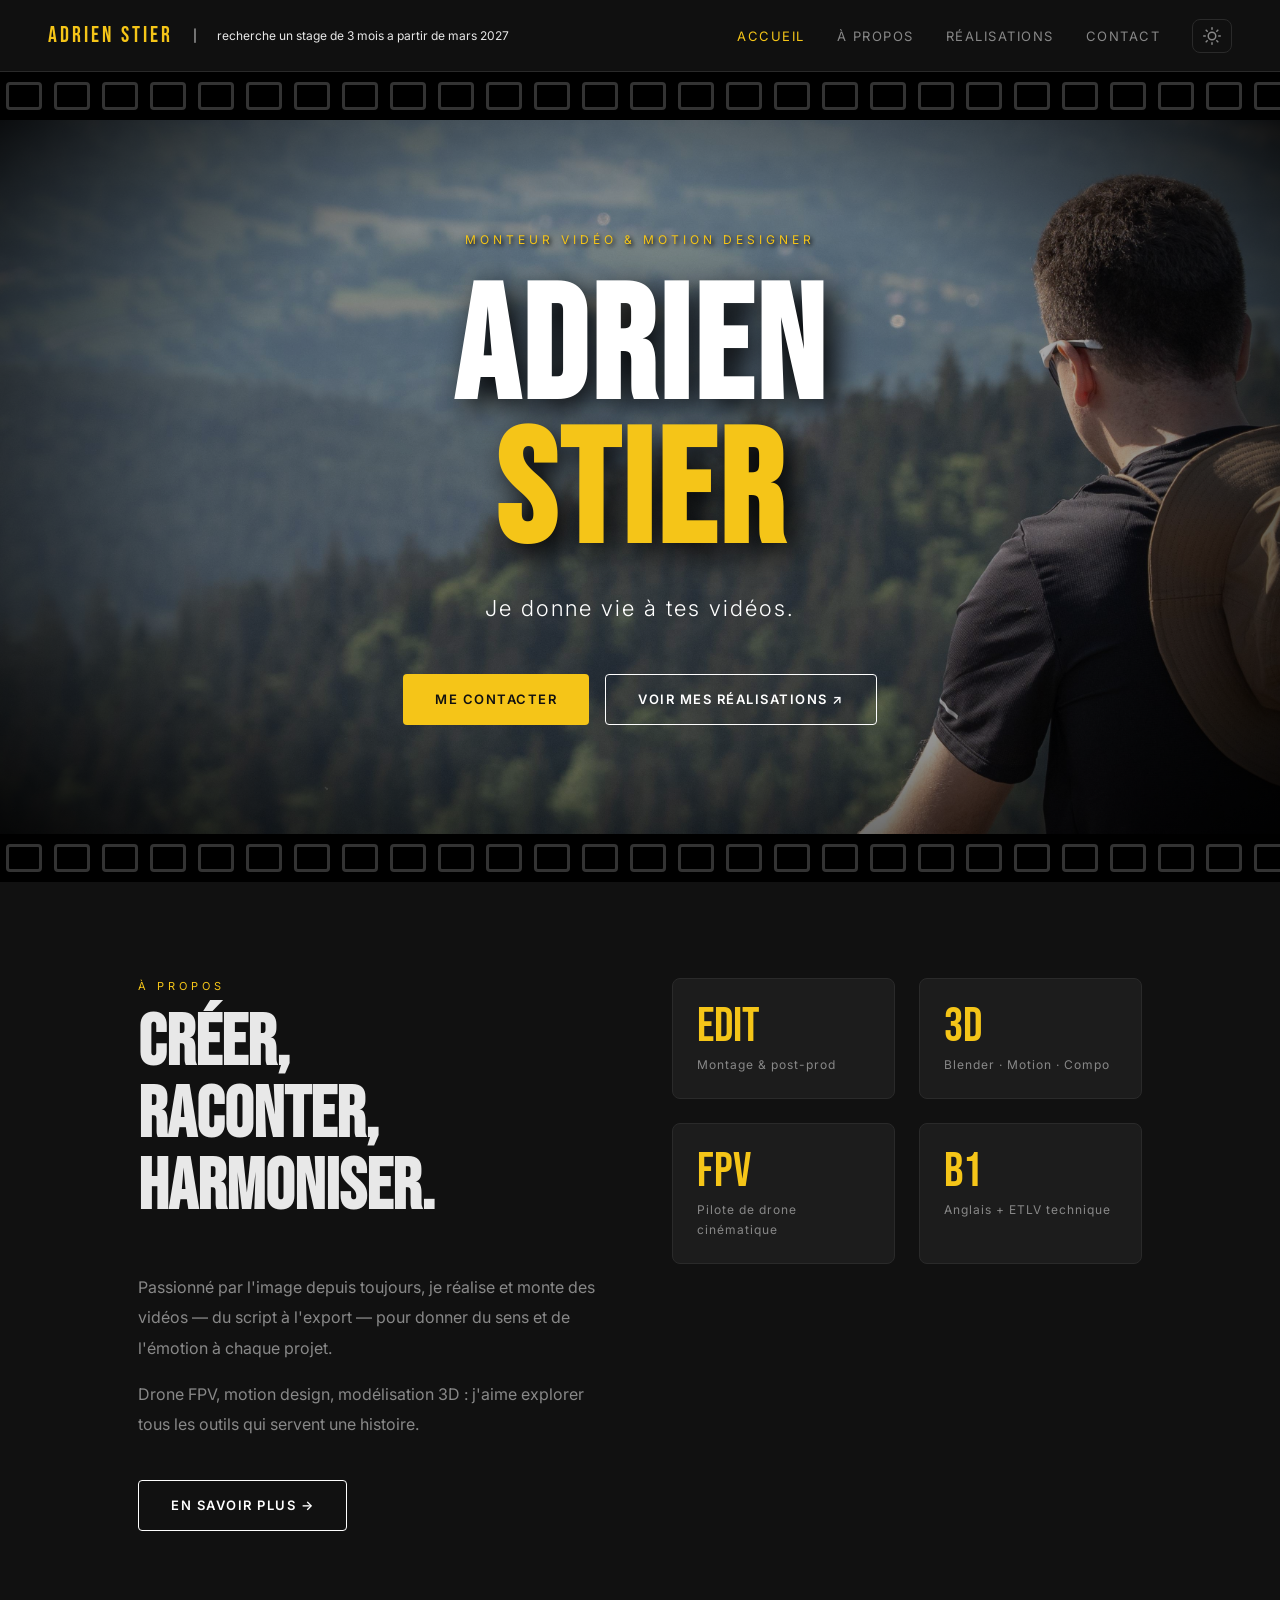
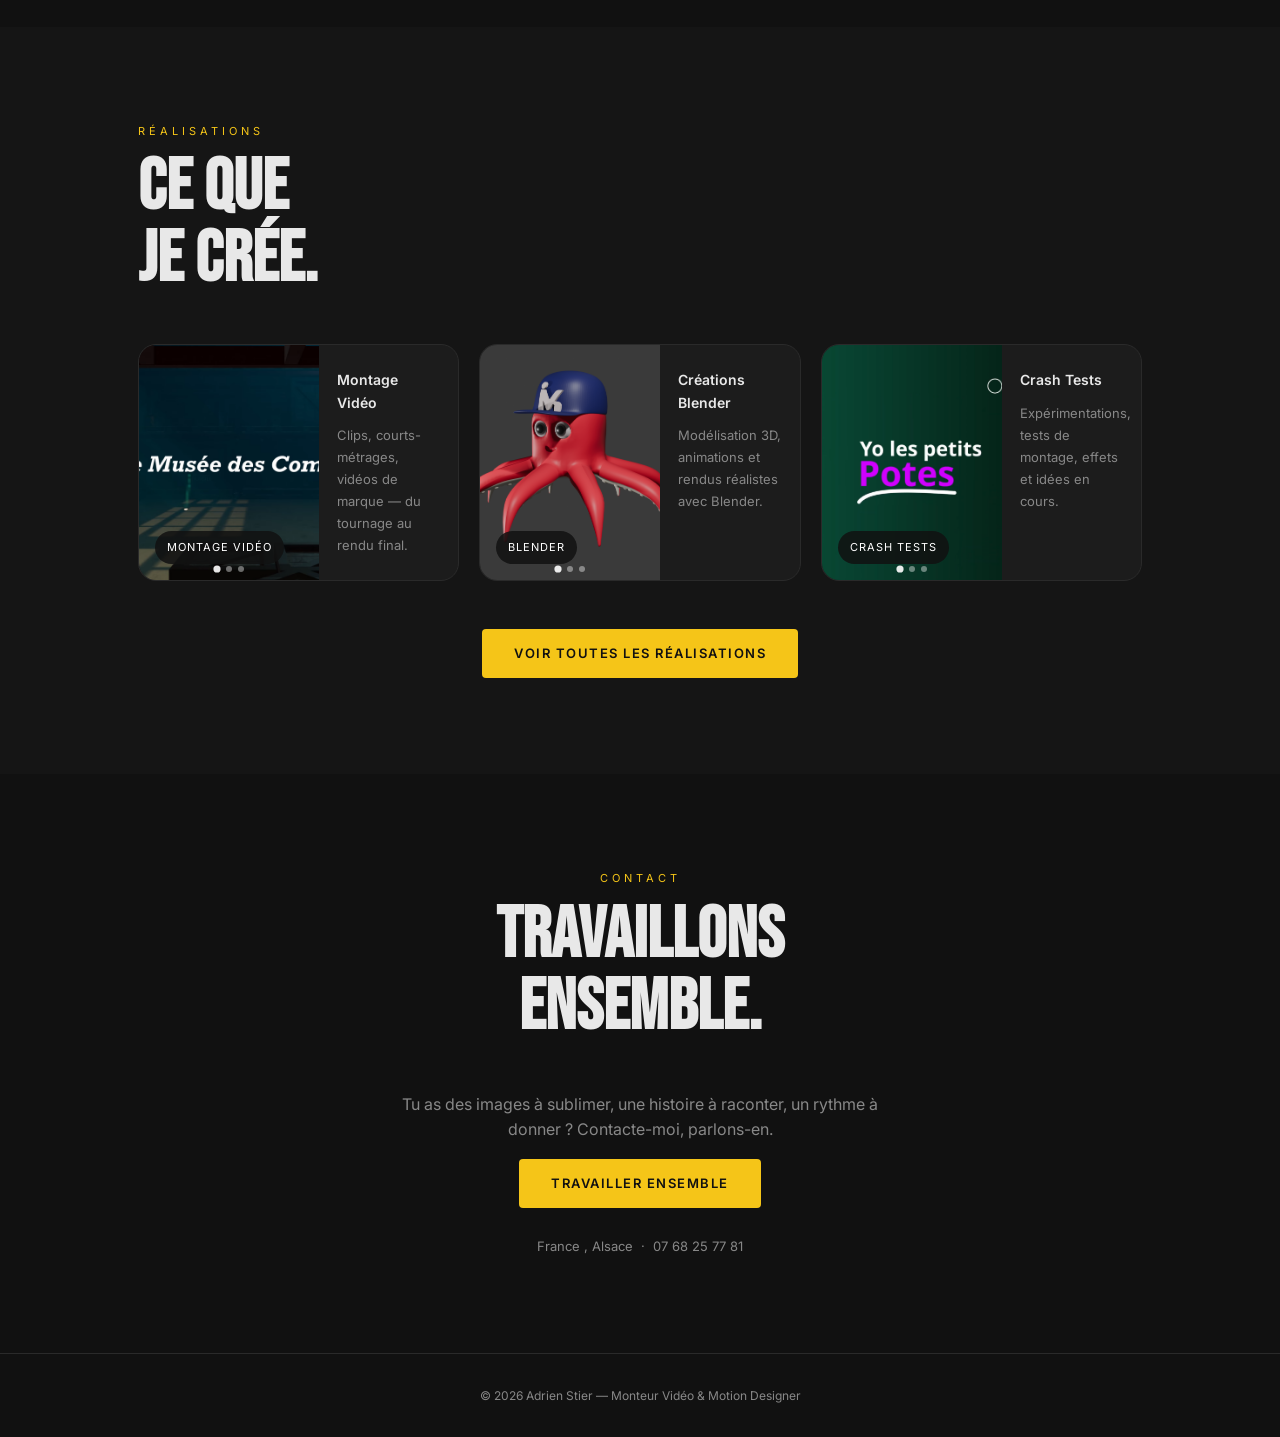
<file: index.html>
<!DOCTYPE html>
<html lang="fr">

<head>
  <meta charset="UTF-8" />
  <meta name="viewport" content="width=device-width, initial-scale=1.0" />
  <title>Adrien Stier — Monteur Vidéo</title>
  <script src="theme-init.js"></script>
  <link href="https://fonts.googleapis.com/css2?family=Bebas+Neue&family=Inter:wght@300;400;500;600&display=swap"
    rel="stylesheet" />
  <link rel="stylesheet" href="styles/style.css" />
</head>

<body>

  <!-- NAV -->
  <nav>
    <a href="index.html">
      <div class="nav-logo">ADRIEN STIER</div>
    </a>
    <div class="recherche">
      <span class="marge">|</span>recherche un stage de 3 mois a partir de mars 2027
    </div>
    <ul class="nav-links">
      <li><a href="index.html" class="active">Accueil</a></li>
      <li><a href="apropos.html">À propos</a></li>
      <li><a href="realisations.html">Réalisations</a></li>
      <li><a href="contacte.html">Contact</a></li>
      <li class="nav-toggle-item">
        <button class="theme-toggle" id="themeToggle" aria-label="Changer le thème">
          <svg class="icon-sun" viewBox="0 0 24 24" stroke-width="2">
            <circle cx="12" cy="12" r="5" />
            <line x1="12" y1="1" x2="12" y2="3" />
            <line x1="12" y1="21" x2="12" y2="23" />
            <line x1="4.22" y1="4.22" x2="5.64" y2="5.64" />
            <line x1="18.36" y1="18.36" x2="19.78" y2="19.78" />
            <line x1="1" y1="12" x2="3" y2="12" />
            <line x1="21" y1="12" x2="23" y2="12" />
            <line x1="4.22" y1="19.78" x2="5.64" y2="18.36" />
            <line x1="18.36" y1="5.64" x2="19.78" y2="4.22" />
          </svg>
          <svg class="icon-moon" viewBox="0 0 24 24" stroke-width="2">
            <path d="M21 12.79A9 9 0 1 1 11.21 3 7 7 0 0 0 21 12.79z" />
          </svg>
        </button>
      </li>
    </ul>
    <div class="nav-mobile-btn">
      <button class="theme-toggle" aria-label="Changer le thème">
        <svg class="icon-sun" viewBox="0 0 24 24" stroke-width="2">
          <circle cx="12" cy="12" r="5" />
          <line x1="12" y1="1" x2="12" y2="3" />
          <line x1="12" y1="21" x2="12" y2="23" />
          <line x1="4.22" y1="4.22" x2="5.64" y2="5.64" />
          <line x1="18.36" y1="18.36" x2="19.78" y2="19.78" />
          <line x1="1" y1="12" x2="3" y2="12" />
          <line x1="21" y1="12" x2="23" y2="12" />
          <line x1="4.22" y1="19.78" x2="5.64" y2="18.36" />
          <line x1="18.36" y1="5.64" x2="19.78" y2="4.22" />
        </svg>
        <svg class="icon-moon" viewBox="0 0 24 24" stroke-width="2">
          <path d="M21 12.79A9 9 0 1 1 11.21 3 7 7 0 0 0 21 12.79z" />
        </svg>
      </button>
      <button class="nav-burger" id="navBurger" aria-label="Menu">
        <span></span><span></span><span></span>
      </button>
    </div>
  </nav>
  <div class="recherchebas">
    <span class="marge">|</span>
    <p class="">
      Je suis à la recherche d'un <strong>stage de 3 mois à partir de mars 2027</strong> en montage vidéos
    </p>
  </div>
  <div class="nav-mobile" id="navMobile">
    <a href="index.html">Accueil</a>
    <a href="apropos.html">À propos</a>
    <a href="realisations.html">Réalisations</a>
    <a href="contacte.html">Contact</a>
  </div>
  <!-- HERO -->
  <div id="hero">
    <div class="filmstrip top">
      <div class="filmstrip-track" id="filmTop"></div>
    </div>
    <p class="hero-eyebrow reveal">Monteur Vidéo & Motion Designer</p>
    <h1 class="hero-name reveal">ADRIEN<br><span>STIER</span></h1>
    <p class="hero-title reveal">Je donne vie à tes vidéos.</p>
    <div class="hero-cta reveal">
      <a href="#contact" class="btn btn-primary">Me contacter</a>
      <a href="realisations.html" class="btn btn-outline">Voir mes réalisations ↗</a>
    </div>
    <div class="filtre"></div>
    <div class="hero-img"><img src="images/VDS2242.jpg" alt=""></div>
    <div class="filmstrip bottom">
      <div class="filmstrip-track" id="filmBottom"></div>
    </div>
  </div>

  <!-- À PROPOS (résumé) -->
  <section id="about">
    <div class="about-grid">
      <div class="about-text reveal">
        <div class="section-label">À propos</div>
        <h2 class="section-title">Créer,<br>Raconter,<br>Harmoniser.</h2>
        <p>Passionné par l'image depuis toujours, je réalise et monte des vidéos — du script à l'export — pour donner du
          sens et de l'émotion à chaque projet.</p>
        <p>Drone FPV, motion design, modélisation 3D : j'aime explorer tous les outils qui servent une histoire.</p>
        <a href="apropos.html" class="btn btn-outline btn-about">En savoir plus →</a>
      </div>
      <div class="about-stats reveal">
        <div class="stat-card">
          <div class="stat-num">EDIT</div>
          <div class="stat-desc">Montage &amp; post-prod</div>
        </div>
        <div class="stat-card">
          <div class="stat-num">3D</div>
          <div class="stat-desc">Blender · Motion · Compo</div>
        </div>
        <div class="stat-card">
          <div class="stat-num">FPV</div>
          <div class="stat-desc">Pilote de drone cinématique</div>
        </div>
        <div class="stat-card">
          <div class="stat-num">B1</div>
          <div class="stat-desc">Anglais + ETLV technique</div>
        </div>
      </div>
    </div>
  </section>

  <!-- TEASER RÉALISATIONS -->
  <div id="teaser-realisations">
    <div class="inner">
      <p class="section-label reveal">Réalisations</p>
      <h2 class="section-title reveal">Ce que<br>je crée.</h2>
      <div class="teaser-grid reveal">

        <a href="realisations.html#videos" class="teaser-card">
          <div class="teaser-thumb teaser-carousel" data-carousel="videos">
            <div class="carousel-wrapper"></div>
            <div class="carousel-dots"></div>
            <span class="teaser-tag">Montage Vidéo</span>
          </div>
          <div class="teaser-content">
            <div class="teaser-cat">Montage Vidéo</div>
            <div class="teaser-desc">Clips, courts-métrages, vidéos de marque — du tournage au rendu final.</div>
          </div>
          <div class="teaser-arrow">↗</div>
        </a>

        <a href="realisations.html#blender" class="teaser-card">
          <div class="teaser-thumb blender-carousel" data-carousel="blender">
            <div class="carousel-wrapper"></div>
            <div class="carousel-dots"></div>
            <span class="teaser-tag">Blender</span>
          </div>
          <div class="teaser-content">
            <div class="teaser-cat">Créations Blender</div>
            <div class="teaser-desc">Modélisation 3D, animations et rendus réalistes avec Blender.</div>
          </div>
          <div class="teaser-arrow">↗</div>
        </a>

        <a href="realisations.html#crashtests" class="teaser-card">
          <div class="teaser-thumb teaser-carousel" data-carousel="crashtests">
            <div class="carousel-wrapper"></div>
            <div class="carousel-dots"></div>
            <span class="teaser-tag">Crash Tests</span>
          </div>
          <div class="teaser-content">
            <div class="teaser-cat">Crash Tests</div>
            <div class="teaser-desc">Expérimentations, tests de montage, effets et idées en cours.</div>
          </div>
          <div class="teaser-arrow">↗</div>
        </a>

      </div>
      <div class="section-cta reveal">
        <a href="realisations.html" class="btn btn-primary">Voir toutes les réalisations</a>
      </div>
    </div>
  </div>

  <!-- CONTACT -->
  <section id="contact">
    <p class="section-label reveal">Contact</p>
    <h2 class="section-title reveal">Travaillons<br>ensemble.</h2>
    <p class="section-blurb reveal">
      Tu as des images à sublimer, une histoire à raconter, un rythme à donner ? Contacte-moi, parlons-en.
    </p>
    <div class="reveal"> <a href="contacte.html" class="btn btn-primary">Travailler ensemble</a></div>
    <p class="contact-location reveal">
      France , Alsace &nbsp;·&nbsp; 07 68 25 77 81
    </p>
  </section>

  <footer>
    <p>© 2026 Adrien Stier — Monteur Vidéo &amp; Motion Designer</p>
  </footer>

  <script src="script.js"></script>
</body>

</html>
</file>
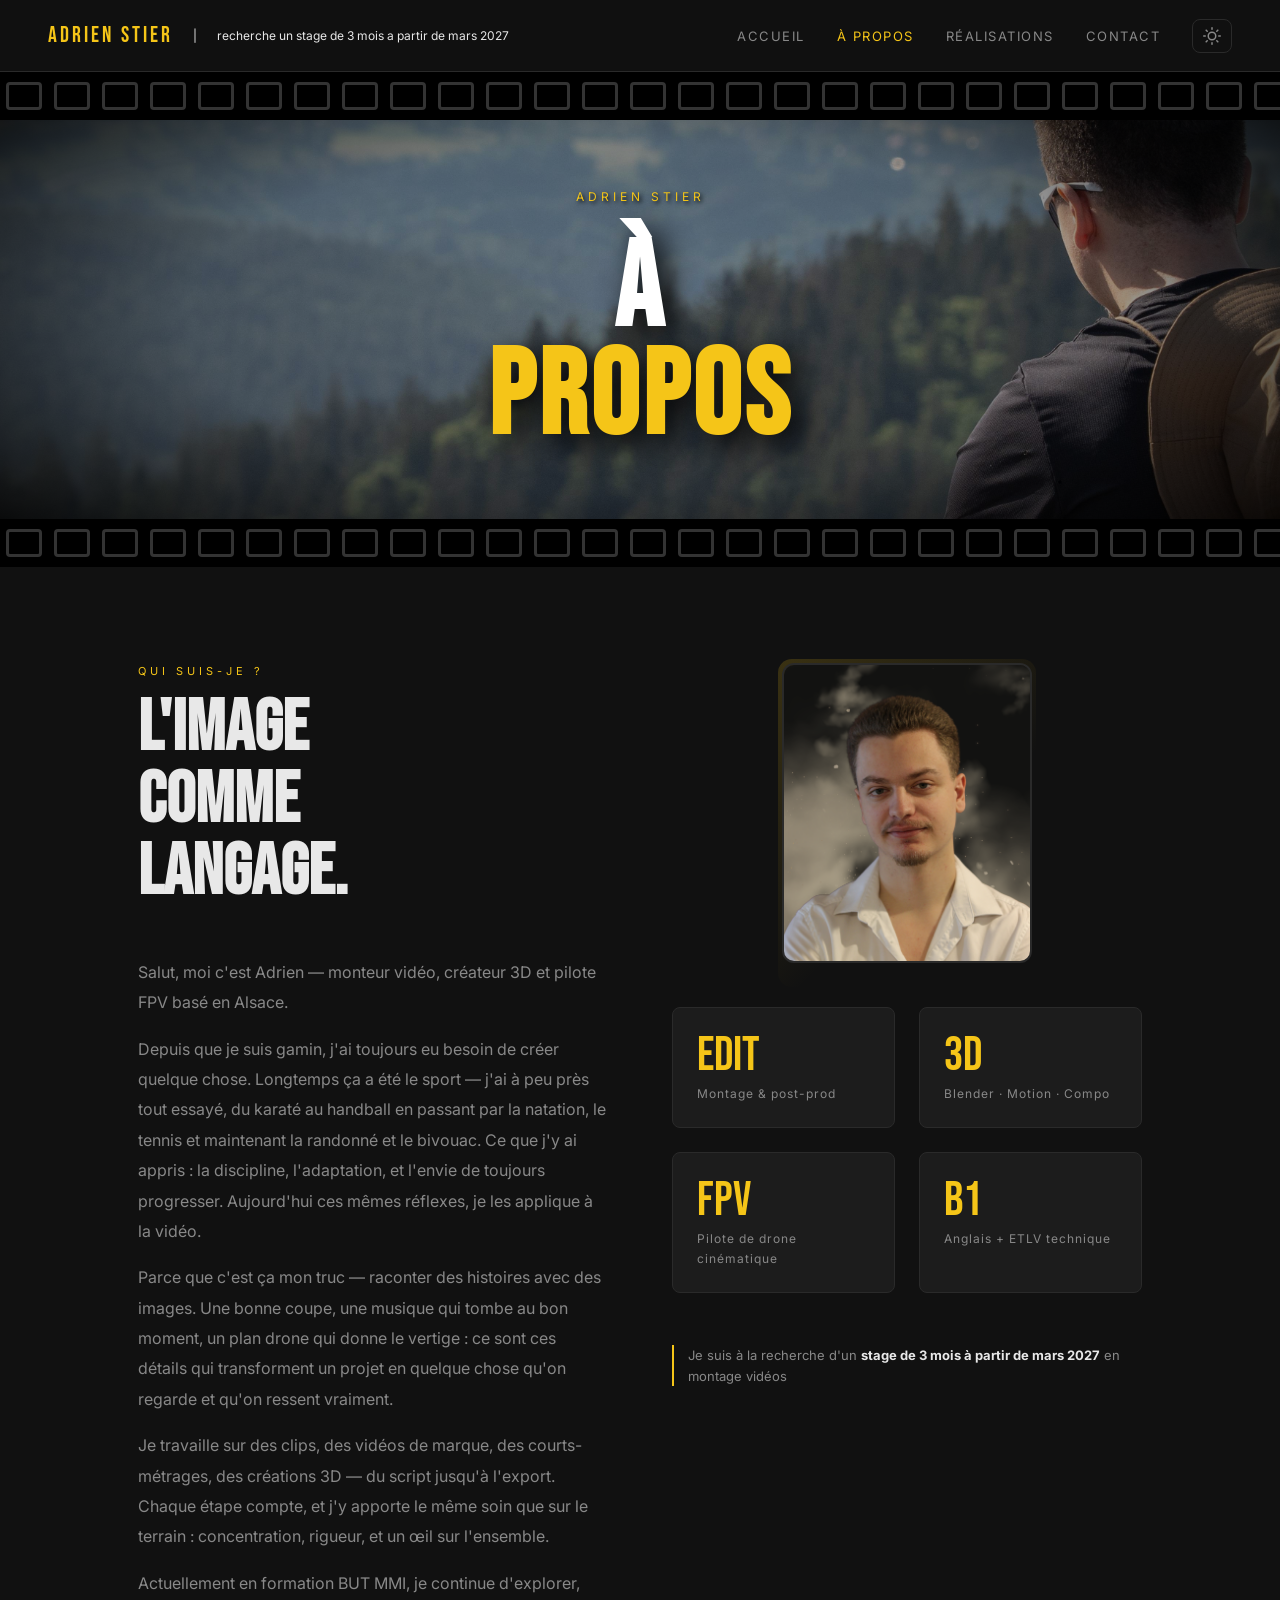
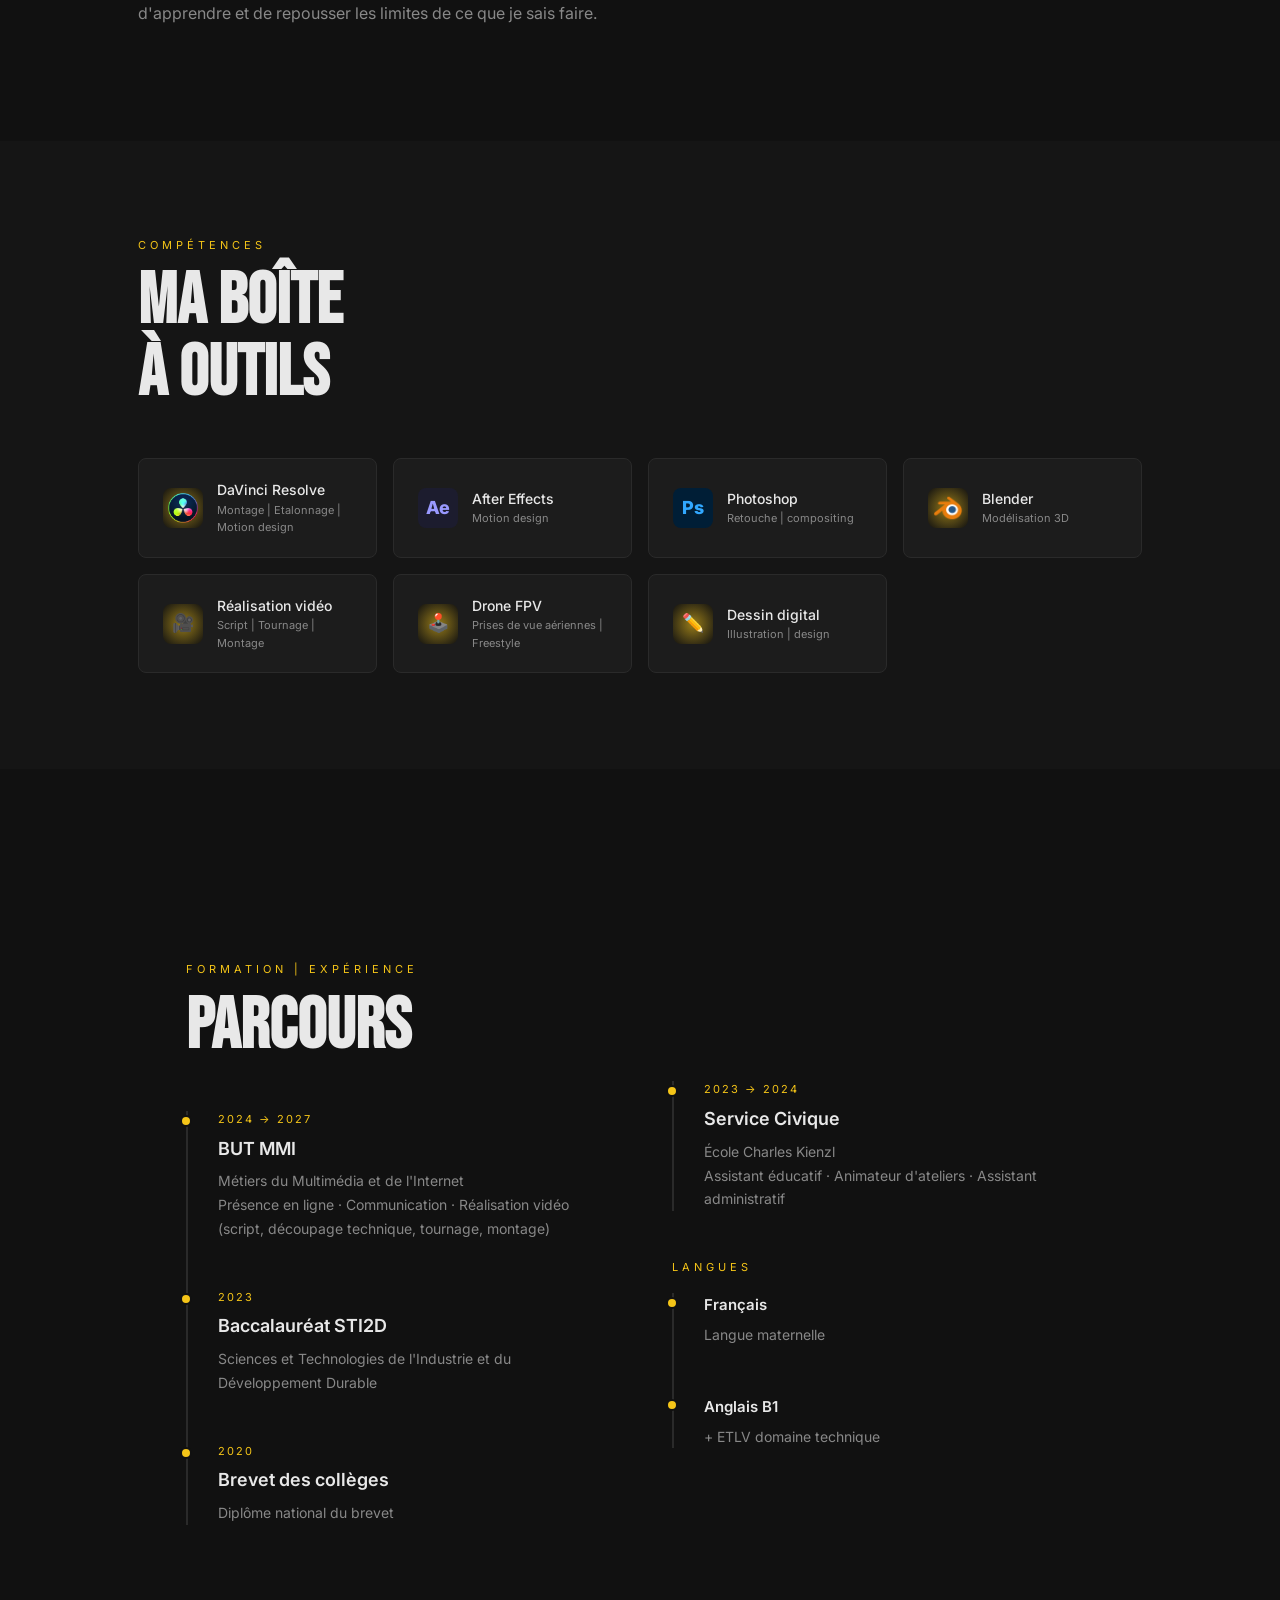
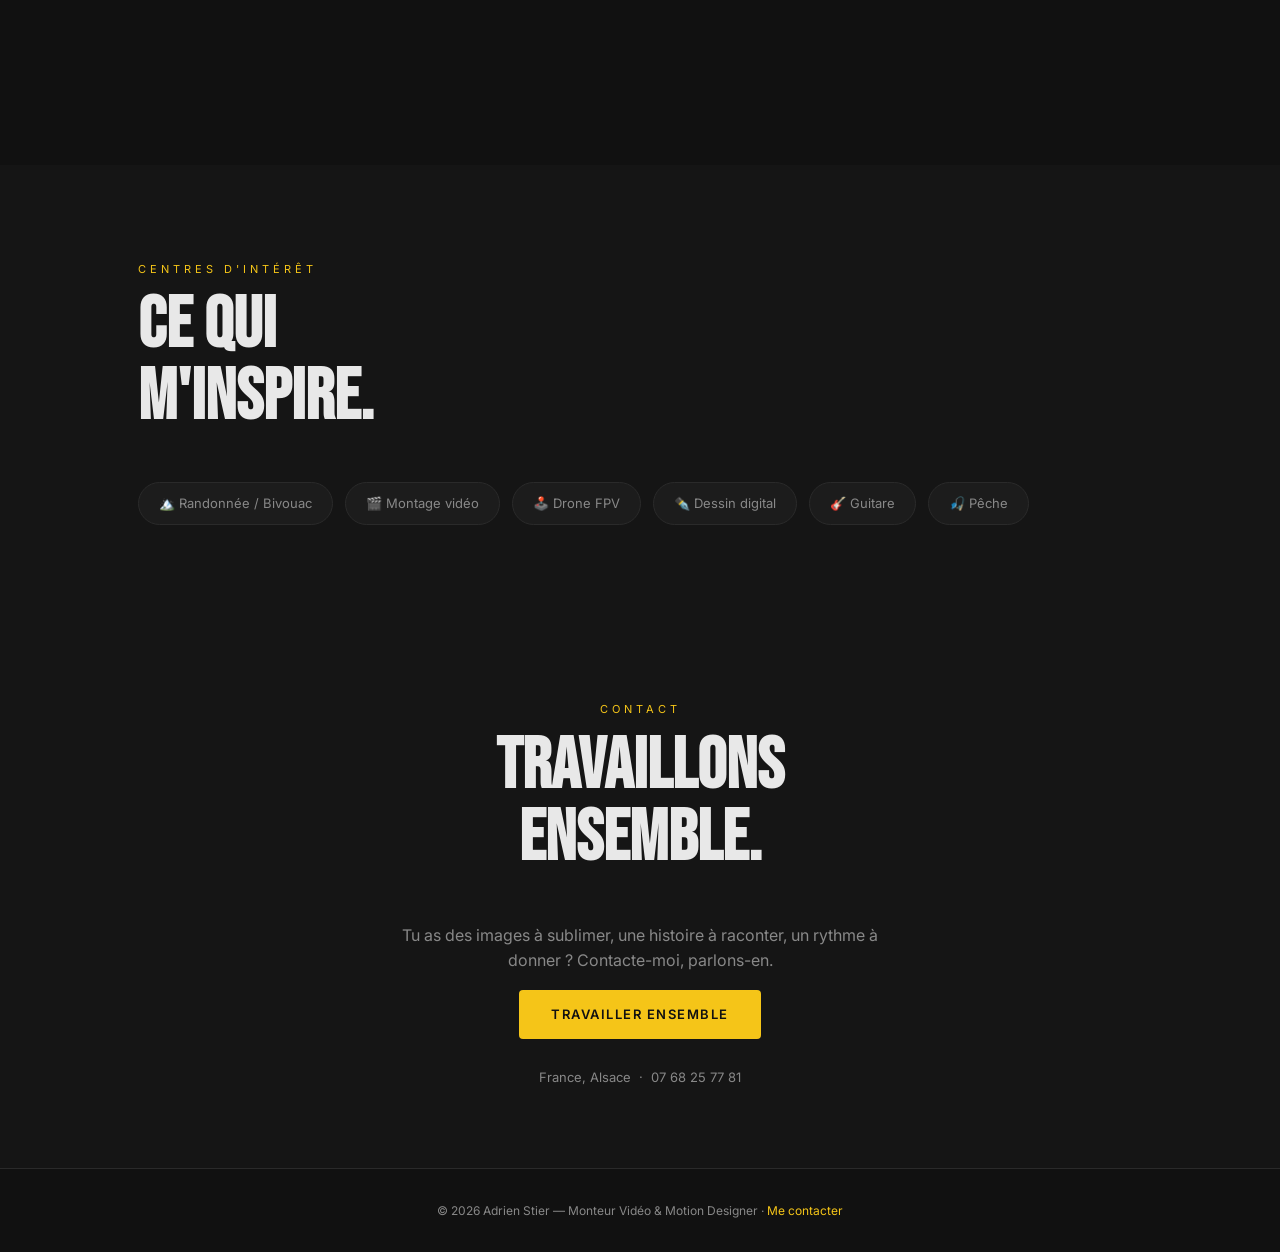
<file: apropos.html>
<!DOCTYPE html>
<html lang="fr">

<head>
  <meta charset="UTF-8" />
  <meta name="viewport" content="width=device-width, initial-scale=1.0" />
  <title>À propos — Adrien Stier</title>
  <script src="theme-init.js"></script>
  <link href="https://fonts.googleapis.com/css2?family=Bebas+Neue&family=Inter:wght@300;400;500;600&display=swap"
    rel="stylesheet" />
  <link rel="stylesheet" href="styles/style.css" />
</head>

<body>

  <nav>
    <a href="index.html">
      <div class="nav-logo">ADRIEN STIER</div>
    </a>
    <div class="recherche"><span class="marge">|</span>recherche un stage de 3 mois a partir de mars 2027</div>
    <ul class="nav-links">
      <li><a href="index.html">Accueil</a></li>
      <li><a href="apropos.html" class="active">À propos</a></li>
      <li><a href="realisations.html">Réalisations</a></li>
      <li><a href="contacte.html">Contact</a></li>
      <li class="nav-toggle-item">
        <button class="theme-toggle" id="themeToggle" aria-label="Changer le thème">
          <svg class="icon-sun" viewBox="0 0 24 24" stroke-width="2">
            <circle cx="12" cy="12" r="5" />
            <line x1="12" y1="1" x2="12" y2="3" />
            <line x1="12" y1="21" x2="12" y2="23" />
            <line x1="4.22" y1="4.22" x2="5.64" y2="5.64" />
            <line x1="18.36" y1="18.36" x2="19.78" y2="19.78" />
            <line x1="1" y1="12" x2="3" y2="12" />
            <line x1="21" y1="12" x2="23" y2="12" />
            <line x1="4.22" y1="19.78" x2="5.64" y2="18.36" />
            <line x1="18.36" y1="5.64" x2="19.78" y2="4.22" />
          </svg>
          <svg class="icon-moon" viewBox="0 0 24 24" stroke-width="2">
            <path d="M21 12.79A9 9 0 1 1 11.21 3 7 7 0 0 0 21 12.79z" />
          </svg>
        </button>
      </li>
    </ul>
    <div class="nav-mobile-btn">
      <button class="theme-toggle" aria-label="Changer le thème">
        <svg class="icon-sun" viewBox="0 0 24 24" stroke-width="2">
          <circle cx="12" cy="12" r="5" />
          <line x1="12" y1="1" x2="12" y2="3" />
          <line x1="12" y1="21" x2="12" y2="23" />
          <line x1="4.22" y1="4.22" x2="5.64" y2="5.64" />
          <line x1="18.36" y1="18.36" x2="19.78" y2="19.78" />
          <line x1="1" y1="12" x2="3" y2="12" />
          <line x1="21" y1="12" x2="23" y2="12" />
          <line x1="4.22" y1="19.78" x2="5.64" y2="18.36" />
          <line x1="18.36" y1="5.64" x2="19.78" y2="4.22" />
        </svg>
        <svg class="icon-moon" viewBox="0 0 24 24" stroke-width="2">
          <path d="M21 12.79A9 9 0 1 1 11.21 3 7 7 0 0 0 21 12.79z" />
        </svg>
      </button>
      <button class="nav-burger" id="navBurger" aria-label="Menu"><span></span><span></span><span></span></button>
    </div>
  </nav>
  <div class="recherchebas">
    <span class="marge">|</span>
    <p class="">
      Je suis à la recherche d'un <strong>stage de 3 mois à partir de mars 2027</strong> en montage vidéos
    </p>
  </div>
  <div class="nav-mobile" id="navMobile">
    <a href="index.html">Accueil</a>
    <a href="apropos.html">À propos</a>
    <a href="realisations.html">Réalisations</a>
    <a href="contacte.html">Contact</a>
  </div>

  <!-- PAGE HERO -->
  <div class="page-hero">
    <div class="filmstrip top">
      <div class="filmstrip-track" id="filmTop"></div>
    </div>
    <p class="hero-eyebrow">Adrien Stier</p>
    <h1 class="hero-name hero-name--apropos">À<br><span>PROPOS</span></h1>
    <div class="filtre"></div>
    <div class="page-hero-img"><img src="images/VDS2242.jpg" alt=""></div>
    <div class="filmstrip bottom">
      <div class="filmstrip-track" id="filmBottom"></div>
    </div>
  </div>

  <!-- BIO -->
  <section id="bio">
    <div class="bio-grid">
      <div class="reveal">
        <p class="section-label">Qui suis-je ?</p>
        <h2 class="section-title">L'image<br>comme<br>langage.</h2>
        <p class="bio-p">Salut, moi c'est Adrien — monteur vidéo, créateur 3D et pilote FPV basé en Alsace.</p>
        <p class="bio-p">Depuis que je suis gamin, j'ai toujours eu besoin de créer quelque chose. Longtemps ça a été le
          sport — j'ai à peu près tout essayé, du karaté au handball en passant par la natation, le tennis et maintenant
          la randonné et le bivouac. Ce que j'y ai appris : la discipline, l'adaptation, et l'envie de toujours
          progresser. Aujourd'hui ces mêmes réflexes, je les applique à la vidéo.</p>
        <p class="bio-p">Parce que c'est ça mon truc — raconter des histoires avec des images. Une bonne coupe, une
          musique qui tombe au bon moment, un plan drone qui donne le vertige : ce sont ces détails qui transforment un
          projet en quelque chose qu'on regarde et qu'on ressent vraiment.</p>
        <p class="bio-p">Je travaille sur des clips, des vidéos de marque, des courts-métrages, des créations 3D — du
          script jusqu'à l'export. Chaque étape compte, et j'y apporte le même soin que sur le terrain : concentration,
          rigueur, et un œil sur l'ensemble.</p>
        <p class="bio-p">Actuellement en formation BUT MMI, je continue d'explorer, d'apprendre et de repousser les
          limites de ce que je sais faire.</p>
      </div>

      <!-- PHOTO + STATS -->
      <div class="profile-block reveal">
        <div class="profile-photo-wrap">
          <div class="photoprofile"><img src="images/photo_profil.png" alt="Adrien Stier" class="profile-photo" /></div>
          <div class="profile-glow"></div>
        </div>
        <div class="about-stats reveal">
          <div class="stat-card">
            <div class="stat-num">EDIT</div>
            <div class="stat-desc">Montage &amp; post-prod</div>
          </div>
          <div class="stat-card">
            <div class="stat-num">3D</div>
            <div class="stat-desc">Blender · Motion · Compo</div>
          </div>
          <div class="stat-card">
            <div class="stat-num">FPV</div>
            <div class="stat-desc">Pilote de drone cinématique</div>
          </div>
          <div class="stat-card">
            <div class="stat-num">B1</div>
            <div class="stat-desc">Anglais + ETLV technique</div>
          </div>
        </div>
                <p class="stage-note">
          Je suis à la recherche d'un <strong>stage de 3 mois à partir de mars 2027</strong>
          en montage vidéos
        </p>
      </div>
    </div>
  </section>

  <!-- COMPÉTENCES -->
  <div id="skills">
    <div class="inner">
      <p class="section-label reveal">Compétences</p>
      <h2 class="section-title reveal">Ma boîte<br>à outils</h2>
      <div class="skills-grid reveal">

        <!-- DaVinci Resolve — logo SVG inline -->
        <div class="skill-pill">
          <div class="skill-icon skill-icon-img">
            <div class="skill-icon-logo"><img src="images/log_DR.png" alt=""></div>
          </div>
          <div>
            <div class="skill-name">DaVinci Resolve</div>
            <div class="skill-type">Montage | Etalonnage | Motion design</div>
          </div>
        </div>

        <div class="skill-pill">
          <div class="skill-icon skill-icon--ae">Ae</div>
          <div>
            <div class="skill-name">After Effects</div>
            <div class="skill-type">Motion design</div>
          </div>
        </div>
        <div class="skill-pill">
          <div class="skill-icon skill-icon--ps">Ps</div>
          <div>
            <div class="skill-name">Photoshop</div>
            <div class="skill-type">Retouche | compositing</div>
          </div>
        </div>

        <!-- Blender — vrai logo -->
        <div class="skill-pill">
          <div class="skill-icon skill-icon-img">
            <div class="skill-icon-logo"><img src="images/blender_icon_512x512.png" alt="Blender" /></div>
          </div>
          <div>
            <div class="skill-name">Blender</div>
            <div class="skill-type">Modélisation 3D</div>
          </div>
        </div>

        <div class="skill-pill">
          <div class="skill-icon skill-icon-img">​🎥​
          </div>
          <div>
            <div class="skill-name">Réalisation vidéo</div>
            <div class="skill-type">Script | Tournage | Montage</div>
          </div>
        </div>
        <div class="skill-pill">
          <div class="skill-icon skill-icon-img">🕹️​
          </div>
          <div>
            <div class="skill-name">Drone FPV</div>
            <div class="skill-type">Prises de vue aériennes | Freestyle</div>
          </div>
        </div>
        <div class="skill-pill">
          <div class="skill-icon skill-icon-img">✏️​
          </div>
          <div>
            <div class="skill-name">Dessin digital</div>
            <div class="skill-type">Illustration | design</div>
          </div>
        </div>

      </div>
    </div>
  </div>

  <!-- FORMATION & EXPÉRIENCE -->
  <section id="formation">
    <div class="formation-grid">
      <div class="reveal">
        <p class="section-label">Formation | Expérience</p>
        <h2 class="section-title">Parcours</h2>
        <div class="timeline">
          <div class="tl-item">
            <div class="tl-dot"></div>
            <div class="tl-date">2024 → 2027</div>
            <div class="tl-title">BUT MMI</div>
            <div class="tl-sub">Métiers du Multimédia et de l'Internet<br>Présence en ligne · Communication ·
              Réalisation vidéo (script, découpage technique, tournage, montage)</div>
          </div>
          <div class="tl-item">
            <div class="tl-dot"></div>
            <div class="tl-date">2023</div>
            <div class="tl-title">Baccalauréat STI2D</div>
            <div class="tl-sub">Sciences et Technologies de l'Industrie et du Développement Durable</div>
          </div>
          <div class="tl-item">
            <div class="tl-dot"></div>
            <div class="tl-date">2020</div>
            <div class="tl-title">Brevet des collèges</div>
            <div class="tl-sub">Diplôme national du brevet</div>
          </div>
        </div>
      </div>
      <div class="reveal">
        <h2 class="section-title section-title--ghost">—</h2>
        <div class="timeline">
          <div class="tl-item">
            <div class="tl-dot"></div>
            <div class="tl-date">2023 → 2024</div>
            <div class="tl-title">Service Civique</div>
            <div class="tl-sub">École Charles Kienzl<br>Assistant éducatif · Animateur d'ateliers · Assistant
              administratif<br>
            </div>
          </div>
        </div>
        <p class="section-label section-label--mt">Langues</p>
        <div class="timeline timeline--mt">
          <div class="tl-item">
            <div class="tl-dot"></div>
            <div class="tl-title tl-title--sm">Français</div>
            <div class="tl-sub">Langue maternelle</div>
          </div>
          <div class="tl-item">
            <div class="tl-dot"></div>
            <div class="tl-title tl-title--sm">Anglais B1</div>
            <div class="tl-sub">+ ETLV domaine technique</div>
          </div>
        </div>
      </div>
    </div>
  </section>

  <!-- CENTRES D'INTÉRÊT -->
  <div id="hobbies">
    <div class="inner">
      <p class="section-label reveal">Centres d'intérêt</p>
      <h2 class="section-title reveal">Ce qui<br>m'inspire.</h2>
      <div class="interests-grid reveal">
        <div class="interest-tag">🏔️ Randonnée / Bivouac</div>
        <div class="interest-tag">🎬 Montage vidéo</div>
        <div class="interest-tag">🕹️ Drone FPV</div>
        <div class="interest-tag">✒️ Dessin digital</div>
        <div class="interest-tag">🎸 Guitare</div>
        <div class="interest-tag">🎣 Pêche</div>
      </div>
    </div>
  </div>

  <!-- CONTACT CTA -->
  <div class="cta-contact">
    <p class="section-label reveal">Contact</p>
    <h2 class="section-title reveal">Travaillons<br>ensemble.</h2>
    <p class="section-blurb reveal">
      Tu as des images à sublimer, une histoire à raconter, un rythme à donner ? Contacte-moi, parlons-en.
    </p>
    <div class="reveal"> <a href="contacte.html" class="btn btn-primary">Travailler ensemble</a></div>
    <p class="contact-location reveal">France, Alsace &nbsp;·&nbsp; 07 68 25
      77 81</p>
  </div>

  <footer>
    <p>© 2026 Adrien Stier — Monteur Vidéo &amp; Motion Designer · <a href="contacte.html" class="footer-link">Me
        contacter</a></p>
  </footer>

  <script src="script.js"></script>
</body>

</html>
</file>
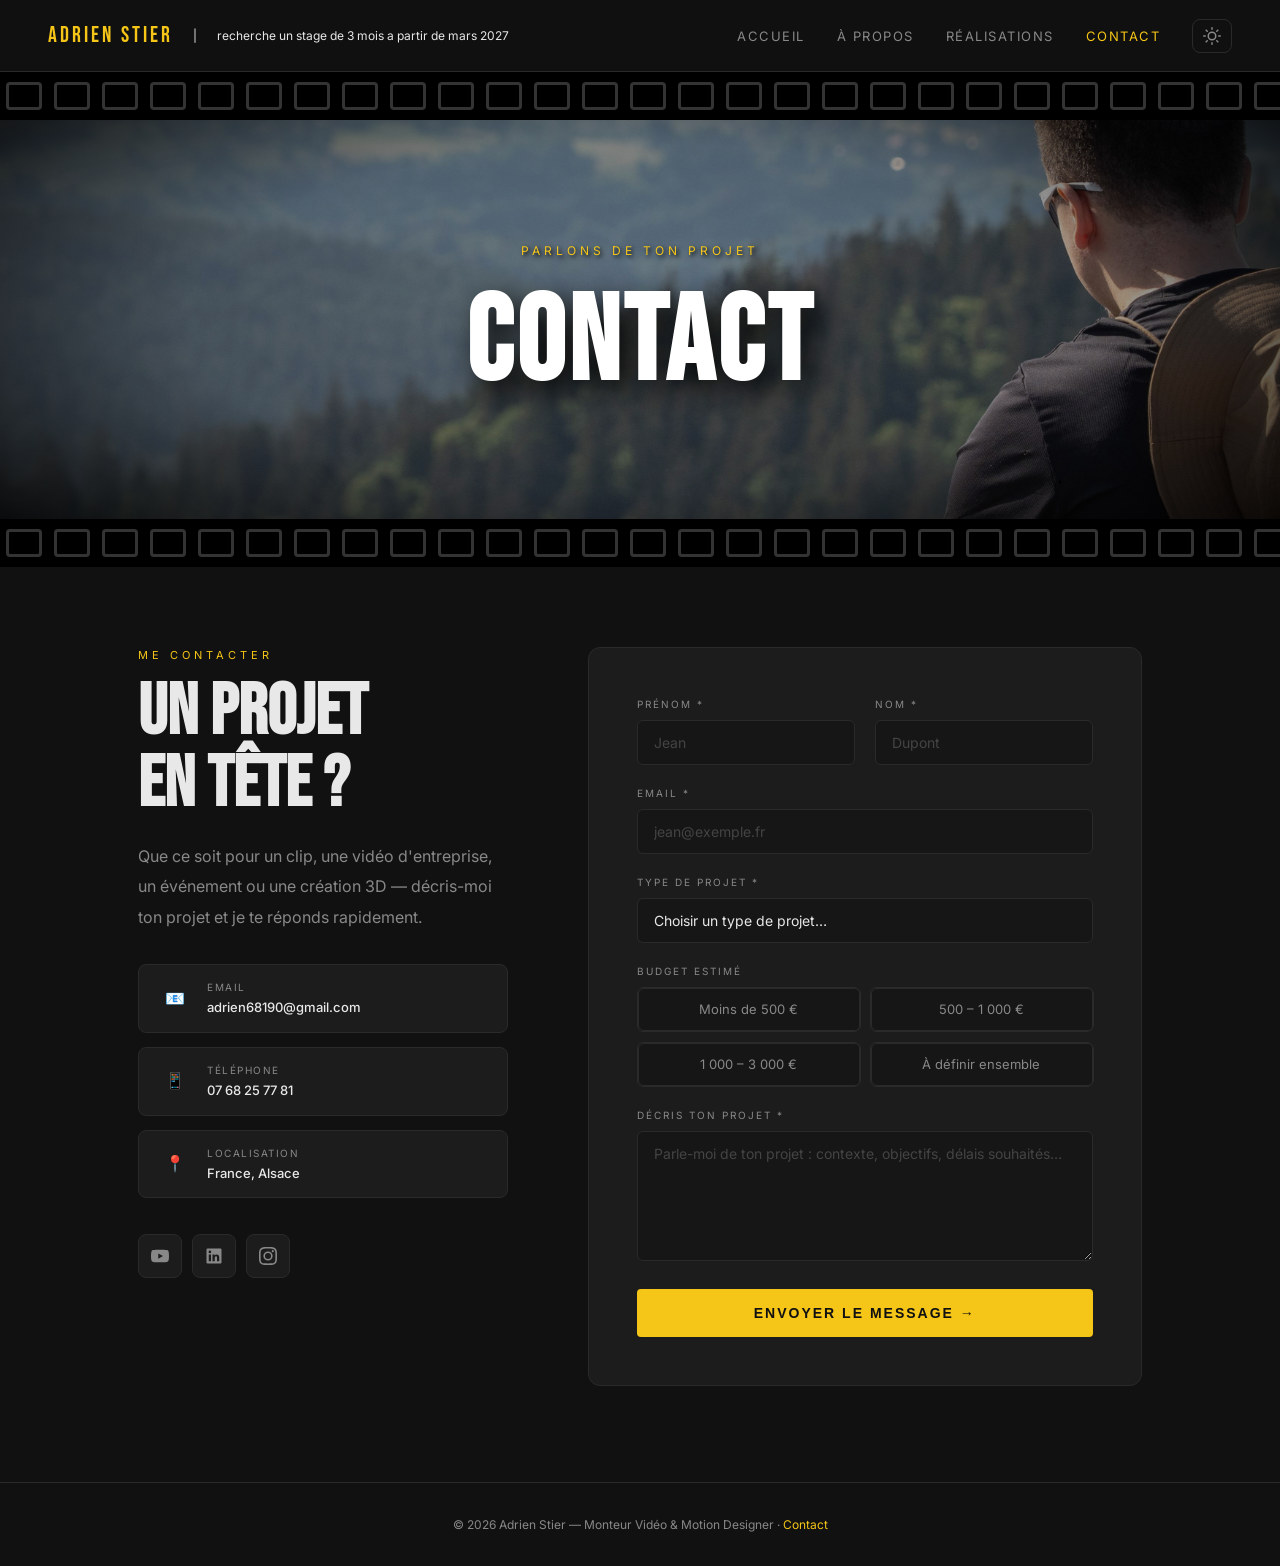
<file: contacte.html>
<!DOCTYPE html>
<html lang="fr">

<head>
  <meta charset="UTF-8" />
  <meta name="viewport" content="width=device-width, initial-scale=1.0" />
  <title>Contact — Adrien Stier</title>
  <script src="theme-init.js"></script>
  <link href="https://fonts.googleapis.com/css2?family=Bebas+Neue&family=Inter:wght@300;400;500;600&display=swap"
    rel="stylesheet" />
  <link rel="stylesheet" href="styles/style.css" />
</head>

<body>

  <!-- NAV -->
  <nav>
    <a href="index.html">
      <div class="nav-logo">ADRIEN STIER</div>
    </a>
    <div class="recherche">
      <span class="marge">|</span>recherche un stage de 3 mois a partir de mars 2027
    </div>
    <ul class="nav-links">
      <li><a href="index.html">Accueil</a></li>
      <li><a href="apropos.html">À propos</a></li>
      <li><a href="realisations.html">Réalisations</a></li>
      <li><a href="contacte.html" class="active">Contact</a></li>
      <li class="nav-toggle-item">
        <button class="theme-toggle" id="themeToggle" aria-label="Changer le thème">
          <svg class="icon-sun" viewBox="0 0 24 24" stroke-width="2">
            <circle cx="12" cy="12" r="5" />
            <line x1="12" y1="1" x2="12" y2="3" />
            <line x1="12" y1="21" x2="12" y2="23" />
            <line x1="4.22" y1="4.22" x2="5.64" y2="5.64" />
            <line x1="18.36" y1="18.36" x2="19.78" y2="19.78" />
            <line x1="1" y1="12" x2="3" y2="12" />
            <line x1="21" y1="12" x2="23" y2="12" />
            <line x1="4.22" y1="19.78" x2="5.64" y2="18.36" />
            <line x1="18.36" y1="5.64" x2="19.78" y2="4.22" />
          </svg>
          <svg class="icon-moon" viewBox="0 0 24 24" stroke-width="2">
            <path d="M21 12.79A9 9 0 1 1 11.21 3 7 7 0 0 0 21 12.79z" />
          </svg>
        </button>
      </li>
    </ul>
    <div class="nav-mobile-btn">
      <button class="theme-toggle" aria-label="Changer le thème">
        <svg class="icon-sun" viewBox="0 0 24 24" stroke-width="2">
          <circle cx="12" cy="12" r="5" />
          <line x1="12" y1="1" x2="12" y2="3" />
          <line x1="12" y1="21" x2="12" y2="23" />
          <line x1="4.22" y1="4.22" x2="5.64" y2="5.64" />
          <line x1="18.36" y1="18.36" x2="19.78" y2="19.78" />
          <line x1="1" y1="12" x2="3" y2="12" />
          <line x1="21" y1="12" x2="23" y2="12" />
          <line x1="4.22" y1="19.78" x2="5.64" y2="18.36" />
          <line x1="18.36" y1="5.64" x2="19.78" y2="4.22" />
        </svg>
        <svg class="icon-moon" viewBox="0 0 24 24" stroke-width="2">
          <path d="M21 12.79A9 9 0 1 1 11.21 3 7 7 0 0 0 21 12.79z" />
        </svg>
      </button>
      <button class="nav-burger" id="navBurger" aria-label="Menu">
        <span></span><span></span><span></span>
      </button>
    </div>
  </nav>
  <div class="recherchebas">
    <span class="marge">|</span>
    <p class="">
      Je suis à la recherche d'un <strong>stage de 3 mois à partir de mars 2027</strong> en montage vidéos
    </p>
  </div>
  <div class="nav-mobile" id="navMobile">
    <a href="index.html">Accueil</a>
    <a href="apropos.html">À propos</a>
    <a href="realisations.html">Réalisations</a>
    <a href="contacte.html">Contact</a>
  </div>

  <!-- PAGE HERO -->
  <div class="page-hero">
    <div class="filmstrip top">
      <div class="filmstrip-track" id="filmTop"></div>
    </div>
    <p class="hero-eyebrow">Parlons de ton projet</p>
    <h1 class="hero-name hero-name--apropos">CONTACT</h1>
    <div class="filtre"></div>
    <div class="page-hero-img"><img src="images/VDS2242.jpg" alt=""></div>
    <div class="filmstrip bottom">
      <div class="filmstrip-track" id="filmBottom"></div>
    </div>
  </div>

  <!-- LAYOUT CONTACT -->
  <div class="contact-layout">

    <!-- INFOS GAUCHE -->
    <div class="contact-info reveal">
      <div class="section-label">Me contacter</div>
      <h2 class="section-title contact-info-title">Un projet<br>en tête ?</h2>
      <p>Que ce soit pour un clip, une vidéo d'entreprise, un événement ou une création 3D — décris-moi ton projet et
        je te réponds rapidement.</p>

      <div class="info-list">
        <a href="mailto:adrien68190@gmail.com" class="info-item">
          <div class="info-icon">📧​</div>
          <div>
            <div class="info-label">Email</div>
            <div class="info-val">adrien68190@gmail.com</div>
          </div>
        </a>
        <a href="tel:+33768257781" class="info-item">
          <div class="info-icon">📱</div>
          <div>
            <div class="info-label">Téléphone</div>
            <div class="info-val">07 68 25 77 81</div>
          </div>
        </a>
        <div class="info-item info-item--static">
          <div class="info-icon">📍</div>
          <div>
            <div class="info-label">Localisation</div>
            <div class="info-val">France, Alsace</div>
          </div>
        </div>
      </div>

      <div class="social-row">
        <!-- YouTube -->
        <a href="https://www.youtube.com/@Stier_Adrien" target="_blank" rel="noopener" class="social-icon-btn"
          title="YouTube">
          <svg viewBox="0 0 24 24" fill="currentColor">
            <path
              d="M23.5 6.2a3 3 0 0 0-2.1-2.1C19.5 3.6 12 3.6 12 3.6s-7.5 0-9.4.5A3 3 0 0 0 .5 6.2C0 8.1 0 12 0 12s0 3.9.5 5.8a3 3 0 0 0 2.1 2.1c1.9.5 9.4.5 9.4.5s7.5 0 9.4-.5a3 3 0 0 0 2.1-2.1c.5-1.9.5-5.8.5-5.8s0-3.9-.5-5.8ZM9.7 15.5V8.5l6.3 3.5-6.3 3.5Z" />
          </svg>
        </a>
        <!-- LinkedIn -->
        <a href="https://www.linkedin.com/in/adrien-stier-monteur-audiovisuel/" target="_blank" rel="noopener"
          class="social-icon-btn" title="LinkedIn">
          <svg viewBox="0 0 24 24" fill="currentColor">
            <path
              d="M20.5 2h-17A1.5 1.5 0 0 0 2 3.5v17A1.5 1.5 0 0 0 3.5 22h17a1.5 1.5 0 0 0 1.5-1.5v-17A1.5 1.5 0 0 0 20.5 2ZM8 19H5v-9h3ZM6.5 8.25A1.75 1.75 0 1 1 8.25 6.5 1.75 1.75 0 0 1 6.5 8.25ZM19 19h-3v-4.74c0-1.42-.6-1.93-1.38-1.93A1.74 1.74 0 0 0 13 14.19a.66.66 0 0 0 0 .14V19h-3v-9h2.9v1.3a3.11 3.11 0 0 1 2.7-1.4c1.55 0 3.36.86 3.36 3.66Z" />
          </svg>
        </a>
        <!-- Instagram -->
        <a href="https://www.instagram.com/__draxio__/" target="_blank" rel="noopener" class="social-icon-btn"
          title="Instagram">
          <svg viewBox="0 0 24 24" fill="currentColor">
            <path
              d="M12 2.163c3.204 0 3.584.012 4.85.07 3.252.148 4.771 1.691 4.919 4.919.058 1.265.069 1.645.069 4.849 0 3.205-.012 3.584-.069 4.849-.149 3.225-1.664 4.771-4.919 4.919-1.266.058-1.644.07-4.85.07-3.204 0-3.584-.012-4.849-.07-3.26-.149-4.771-1.699-4.919-4.92-.058-1.265-.07-1.644-.07-4.849 0-3.204.013-3.583.07-4.849.149-3.227 1.664-4.771 4.919-4.919 1.266-.057 1.645-.069 4.849-.069ZM12 0C8.741 0 8.333.014 7.053.072 2.695.272.273 2.69.073 7.052.014 8.333 0 8.741 0 12c0 3.259.014 3.668.072 4.948.2 4.358 2.618 6.78 6.98 6.98C8.333 23.986 8.741 24 12 24c3.259 0 3.668-.014 4.948-.072 4.354-.2 6.782-2.618 6.979-6.98.059-1.28.073-1.689.073-4.948 0-3.259-.014-3.667-.072-4.947-.196-4.354-2.617-6.78-6.979-6.98C15.668.014 15.259 0 12 0Zm0 5.838a6.162 6.162 0 1 0 0 12.324 6.162 6.162 0 0 0 0-12.324ZM12 16a4 4 0 1 1 0-8 4 4 0 0 1 0 8Zm6.406-11.845a1.44 1.44 0 1 0 0 2.881 1.44 1.44 0 0 0 0-2.881Z" />
          </svg>
        </a>
      </div>
    </div>

    <!-- FORMULAIRE DROITE -->
    <div class="form-card reveal">

      <!-- Formulaire -->
      <div id="contactForm">

        <div class="form-row">
          <div class="field">
            <label for="prenom">Prénom *</label>
            <input type="text" id="prenom" name="prenom" placeholder="Jean" />
          </div>
          <div class="field">
            <label for="nom">Nom *</label>
            <input type="text" id="nom" name="nom" placeholder="Dupont" />
          </div>
        </div>

        <div class="field">
          <label for="email">Email *</label>
          <input type="email" id="email" name="email" placeholder="jean@exemple.fr" />
        </div>

        <div class="field">
          <label for="sujet">Type de projet *</label>
          <select id="sujet" name="sujet">
            <option value="" disabled selected>Choisir un type de projet…</option>
            <option value="Clip / Court-métrage">Clip / Court-métrage</option>
            <option value="Vidéo d'événement">Vidéo d'événement</option>
            <option value="Vidéo de marque / entreprise">Vidéo de marque / entreprise</option>
            <option value="Réalisations 3D">Réalisations 3D</option>
            <option value="Prise de vue drone FPV">Prise de vue drone FPV</option>
            <option value="Montage de rushes fournis">Montage de rushes fournis</option>
            <option value="Autre">Autre</option>
          </select>
        </div>

        <div class="field">
          <label>Budget estimé</label>
          <div class="budget-grid">
            <div class="budget-option">
              <label for="b1">Moins de 500 € <input type="radio" name="budget" id="b1" value="Moins de 500 €" /></label>

            </div>
            <div class="budget-option">
              <label for="b2">500 – 1 000 € <input type="radio" name="budget" id="b2" value="500 – 1 000 €" /></label>

            </div>
            <div class="budget-option">
              <label for="b3">1 000 – 3 000 € <input type="radio" name="budget" id="b3"
                  value="1 000 – 3 000 €" /></label>

            </div>
            <div class="budget-option">
              <label for="b4">À définir ensemble<input type="radio" name="budget" id="b4"
                  value="À définir ensemble" /></label>

            </div>
          </div>
        </div>

        <div class="field field--mt">
          <label for="message">Décris ton projet *</label>
          <textarea id="message" name="message"
            placeholder="Parle-moi de ton projet : contexte, objectifs, délais souhaités…"></textarea>
        </div>

        <button class="btn btn-primary form-submit" id="submitBtn" type="button">
          Envoyer le message →
        </button>

        <p class="form-error" id="formError"></p>
      </div>

      <!-- Message succès -->
      <div class="form-success" id="formSuccess">
        <div class="success-icon">🎬</div>
        <h3>Message envoyé !</h3>
        <p>Merci pour ton message.<br>Je te réponds dès que possible, en général sous 24–48h.</p>
        <a href="index.html" class="btn btn-outline btn-back">Retour à l'accueil</a>
      </div>

    </div>
  </div>

  <footer>
    <p>© 2026 Adrien Stier — Monteur Vidéo &amp; Motion Designer · <a href="contacte.html"
        class="footer-link">Contact</a></p>
  </footer>

  <script src="script.js"></script>
</body>

</html>
</file>
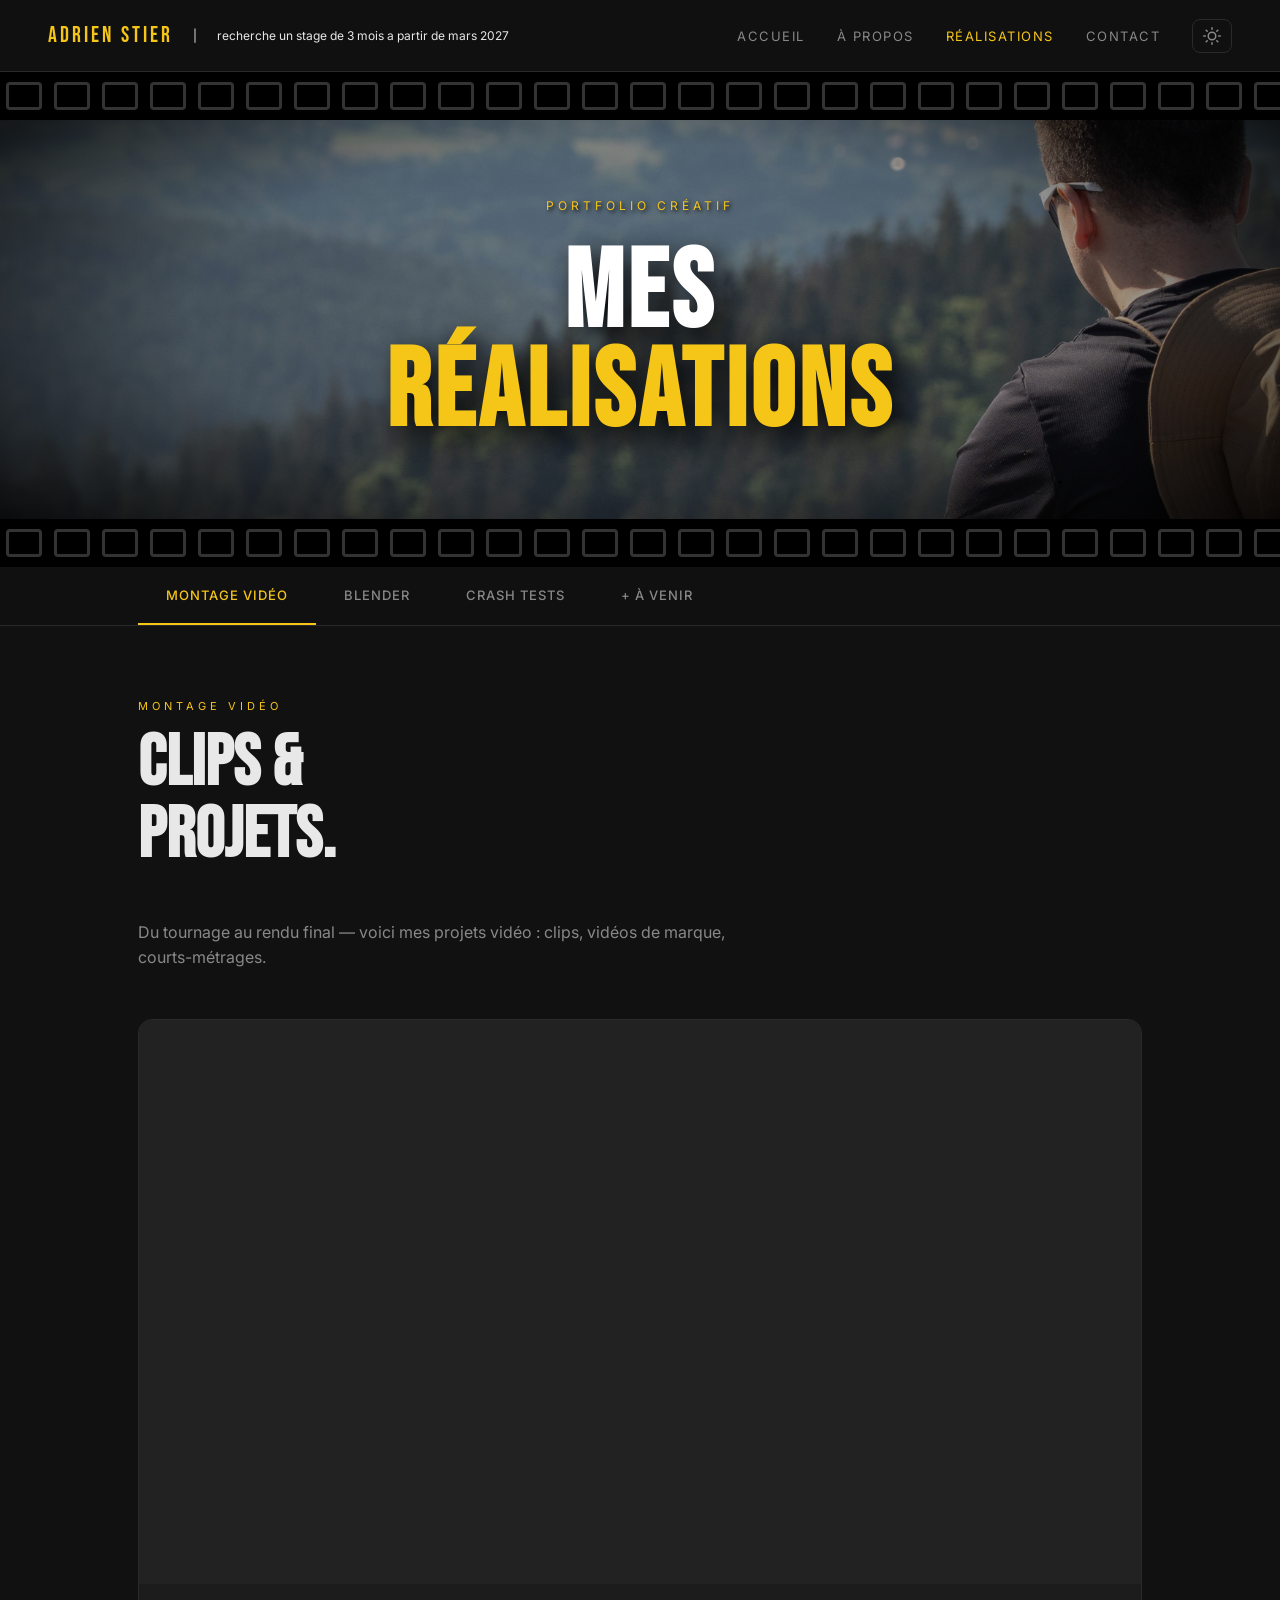
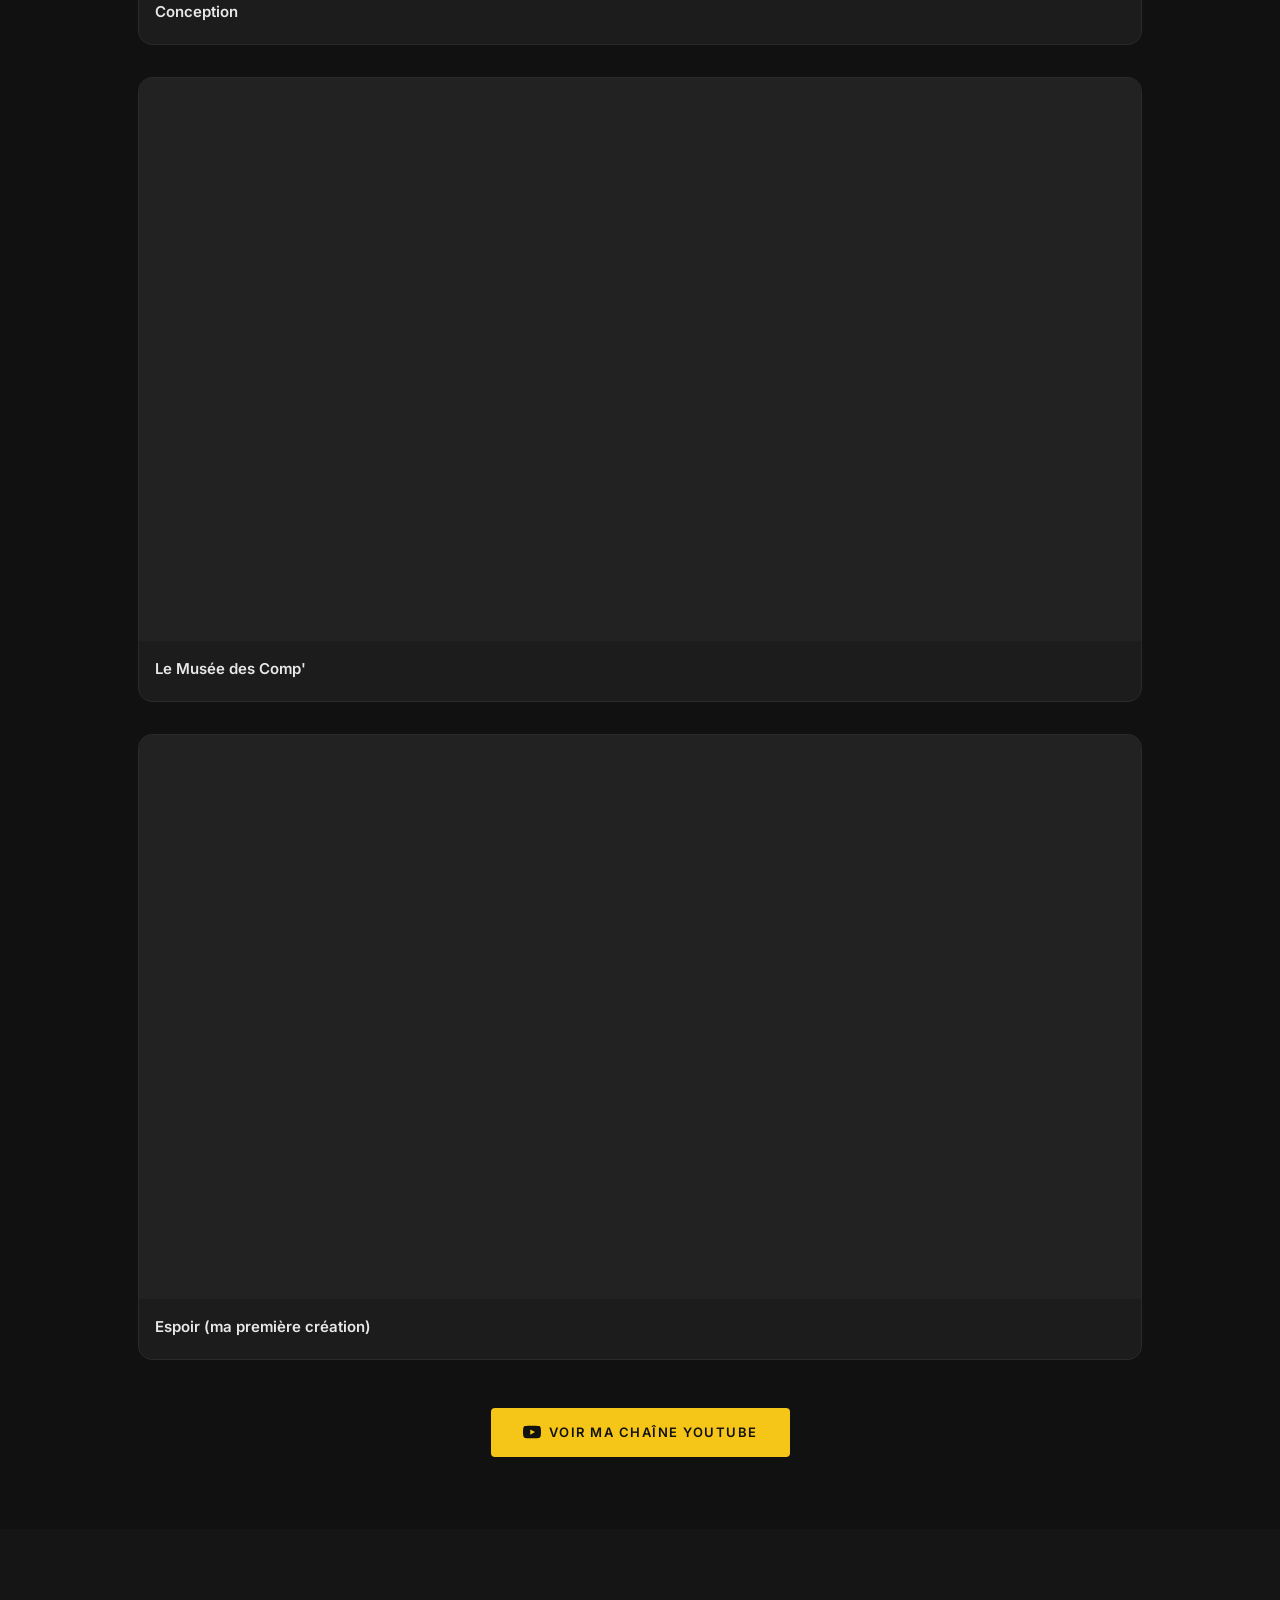
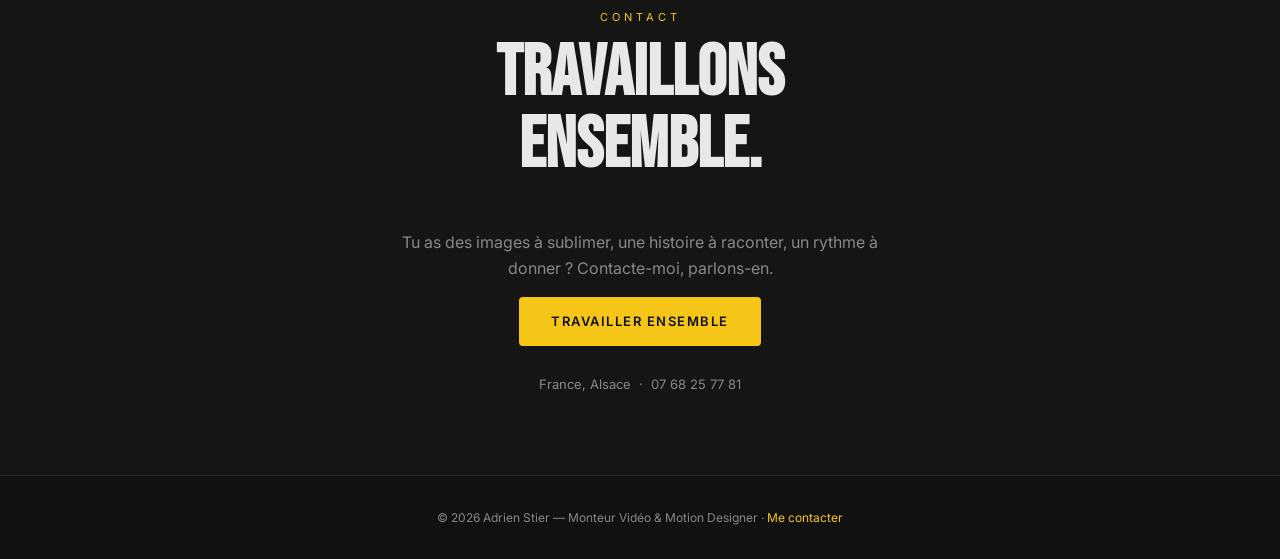
<file: realisations.html>
<!DOCTYPE html>
<html lang="fr">

<head>
  <meta charset="UTF-8" />
  <meta name="viewport" content="width=device-width, initial-scale=1.0" />
  <title>Réalisations — Adrien Stier</title>
  <script src="theme-init.js"></script>
  <link href="https://fonts.googleapis.com/css2?family=Bebas+Neue&family=Inter:wght@300;400;500;600&display=swap"
    rel="stylesheet" />
  <link rel="stylesheet" href="styles/style.css" />
</head>

<body>

  <nav>
    <a href="index.html">
      <div class="nav-logo">ADRIEN STIER</div>
    </a>
    <div class="recherche"><span class="marge">|</span>recherche un stage de 3 mois a partir de mars 2027</div>
    <ul class="nav-links">
      <li><a href="index.html">Accueil</a></li>
      <li><a href="apropos.html">À propos</a></li>
      <li><a href="realisations.html" class="active">Réalisations</a></li>
      <li><a href="contacte.html">Contact</a></li>
      <li class="nav-toggle-item">
        <button class="theme-toggle" id="themeToggle" aria-label="Changer le thème">
          <svg class="icon-sun" viewBox="0 0 24 24" stroke-width="2"><circle cx="12" cy="12" r="5"/><line x1="12" y1="1" x2="12" y2="3"/><line x1="12" y1="21" x2="12" y2="23"/><line x1="4.22" y1="4.22" x2="5.64" y2="5.64"/><line x1="18.36" y1="18.36" x2="19.78" y2="19.78"/><line x1="1" y1="12" x2="3" y2="12"/><line x1="21" y1="12" x2="23" y2="12"/><line x1="4.22" y1="19.78" x2="5.64" y2="18.36"/><line x1="18.36" y1="5.64" x2="19.78" y2="4.22"/></svg>
          <svg class="icon-moon" viewBox="0 0 24 24" stroke-width="2"><path d="M21 12.79A9 9 0 1 1 11.21 3 7 7 0 0 0 21 12.79z"/></svg>
        </button>
      </li>
    </ul>
    <div class="nav-mobile-btn">
      <button class="theme-toggle" aria-label="Changer le thème">
        <svg class="icon-sun" viewBox="0 0 24 24" stroke-width="2"><circle cx="12" cy="12" r="5"/><line x1="12" y1="1" x2="12" y2="3"/><line x1="12" y1="21" x2="12" y2="23"/><line x1="4.22" y1="4.22" x2="5.64" y2="5.64"/><line x1="18.36" y1="18.36" x2="19.78" y2="19.78"/><line x1="1" y1="12" x2="3" y2="12"/><line x1="21" y1="12" x2="23" y2="12"/><line x1="4.22" y1="19.78" x2="5.64" y2="18.36"/><line x1="18.36" y1="5.64" x2="19.78" y2="4.22"/></svg>
        <svg class="icon-moon" viewBox="0 0 24 24" stroke-width="2"><path d="M21 12.79A9 9 0 1 1 11.21 3 7 7 0 0 0 21 12.79z"/></svg>
      </button>
      <button class="nav-burger" id="navBurger" aria-label="Menu"><span></span><span></span><span></span></button>
    </div>
  </nav>
  <div class="recherchebas">
    <span class="marge">|</span>
    <p class="">
      Je suis à la recherche d'un <strong>stage de 3 mois à partir de mars 2027</strong> en montage vidéos
    </p>
  </div>
  <div class="nav-mobile" id="navMobile">
    <a href="index.html">Accueil</a>
    <a href="apropos.html">À propos</a>
    <a href="realisations.html">Réalisations</a>
    <a href="contacte.html">Contact</a>
  </div>

  <!-- PAGE HERO -->
  <div class="page-hero">
    <div class="filmstrip top">
      <div class="filmstrip-track" id="filmTop"></div>
    </div>
    <p class="hero-eyebrow">Portfolio créatif</p>
    <h1 class="hero-name hero-name--real">MES<br><span>RÉALISATIONS</span></h1>
    <div class="filtre"></div>
    <div class="page-hero-img"><img src="images/VDS2242.jpg" alt=""></div>
    <div class="filmstrip bottom">
      <div class="filmstrip-track" id="filmBottom"></div>
    </div>
  </div>

  <!-- ONGLETS -->
  <div class="tabs-bar">
    <div class="tabs-inner">
      <button class="tab-btn active" data-tab="videos">Montage Vidéo</button>
      <button class="tab-btn" data-tab="blender">Blender</button>
      <button class="tab-btn" data-tab="crashtests">Crash Tests</button>
      <button class="tab-btn" data-tab="plus">+ À venir</button>
    </div>
  </div>

  <!-- SECTION VIDÉOS -->
  <section id="videos" class="tab-section active-tab">
    <p class="section-label">Montage Vidéo</p>
    <h2 class="section-title reveal">Clips &amp;<br>Projets.</h2>
    <p class="tab-desc reveal">
      Du tournage au rendu final — voici mes projets vidéo : clips, vidéos de marque, courts-métrages.
    </p>
    <div class="real-grid reveal" id="videosGrid">
      <!-- Les cartes seront injectées dynamiquement par `realisations.js` -->
    </div>
    <div class="section-cta reveal">
      <a href="https://www.youtube.com/@Stier_Adrien" target="_blank" rel="noopener" class="btn btn-primary" id="youtubeChannelBtn">
        <svg class="btn-icon" viewBox="0 0 24 24" fill="currentColor">
          <path
            d="M23.5 6.2a3 3 0 0 0-2.1-2.1C19.5 3.6 12 3.6 12 3.6s-7.5 0-9.4.5A3 3 0 0 0 .5 6.2C0 8.1 0 12 0 12s0 3.9.5 5.8a3 3 0 0 0 2.1 2.1c1.9.5 9.4.5 9.4.5s7.5 0 9.4-.5a3 3 0 0 0 2.1-2.1c.5-1.9.5-5.8.5-5.8s0-3.9-.5-5.8ZM9.7 15.5V8.5l6.3 3.5-6.3 3.5Z" />
        </svg>
        Voir ma chaîne YouTube
      </a>
    </div>
  </section>

  <!-- SECTION BLENDER -->
  <section id="blender" class="tab-section">
    <p class="section-label">Créations Blender</p>
    <h2 class="section-title reveal">3D &amp;<br>Animation.</h2>
    <p class="tab-desc reveal">
      Modélisations, animations et rendus réalisés avec Blender. Éclairage, matériaux, simulation — j'explore les
      possibilités de la 3D.
    </p>
    <div class="real-grid reveal" id="blenderGrid">
      <!-- Cartes 3D injectées dynamiquement depuis realisations.js -->
    </div>
  </section>

  <!-- SECTION CRASH TESTS -->
  <section id="crashtests" class="tab-section">
    <p class="section-label">Crash Tests</p>
    <h2 class="section-title reveal">Expéri-<br>mentations.</h2>
    <p class="tab-desc reveal">
      Des petits montages de test, des idées en cours, des effets explorés. C'est le labo — pas forcément fini, mais
      toujours sincère.
    </p>
    <div class="real-grid reveal" id="crashGrid">
      <!-- Cartes Crash Tests injectées dynamiquement par realisations.js -->
    </div>
  </section>

  <!-- SECTION À VENIR -->
  <section id="plus" class="tab-section">
    <div class="coming-soon-wrap reveal">
      <div class="coming-soon-icon">🌀</div>
      <h2 class="section-title coming-soon-title">En suspens.</h2>
      <p class="coming-soon-desc">
        Cette section attend ma prochaine passion.<br>
        <em class="coming-soon-em">À bientôt pour la suite…</em>
      </p>
    </div>
  </section>

  <!-- CONTACT CTA -->
  <div class="cta-contact">
    <p class="section-label reveal">Contact</p>
    <h2 class="section-title reveal">Travaillons<br>ensemble.</h2>
    <p class="section-blurb reveal">
      Tu as des images à sublimer, une histoire à raconter, un rythme à donner ? Contacte-moi, parlons-en.
    </p>
    <div class="reveal"> <a href="contacte.html" class="btn btn-primary">Travailler ensemble</a></div>
    <p class="contact-location reveal">France, Alsace &nbsp;·&nbsp; 07 68 25
      77 81</p>
  </div>

  <footer>
    <p>© 2026 Adrien Stier — Monteur Vidéo &amp; Motion Designer · <a href="contacte.html" class="footer-link">Me contacter</a></p>
  </footer>

  <script defer src="realisations.js"></script>
  <script defer src="script.js"></script>
</body>

</html>
</file>
<file: styles/style.css>
*,
*::before,
*::after {
  box-sizing: border-box;
  margin: 0;
  padding: 0;
}


:root {
  --yellow: #F5C518;
  --yellow-dim: #c9a012;
  --dark: #111111;
  --card: #1c1c1c;
  --border: #2a2a2a;
  --text: #e8e8e8;
  --muted: #888888;
  --section-alt: #151515;
  --input-bg: #161616;
  --film-bg: #000;
  --film-hole: #333;
  --filtre-exte: rgba(0, 0, 0, 0.212);
  --filtre-inte: rgb(0, 0, 0);
  --shadow: #000000;
}

[data-theme="light"] {
  --dark: #f5f5f5;
  --card: #ffffff;
  --border: #d8d8d8;
  --text: #1a1a1a;
  --muted: #6b6b6b;
  --section-alt: #e8e8e8;
  --input-bg: #f0f0f0;
  --film-bg: #ffffff;
  --film-hole: #9a9a9a;
  --filtre-exte: rgba(0, 0, 0, 0.704);
  --filtre-inte: rgba(255, 255, 255, 0.511);
  --shadow: #ffffff47;
}

html {
  scroll-behavior: smooth;
}

body {
  background: var(--dark);
  color: var(--text);
  font-family: 'Inter', sans-serif;
  font-size: 16px;
  line-height: 1.6;
  overflow-x: hidden;
  cursor: default;
}

a {
  text-decoration: none;
}

/* ── NAV ── */
nav {
  display: flex;
  position: sticky;
  top: 0;
  left: 0;
  right: 0;
  z-index: 100;
  justify-content: space-between;
  align-items: center;
  padding: 18px 48px;
  background: rgba(17, 17, 17, 0.92);
  backdrop-filter: blur(12px);
  border-bottom: 1px solid var(--border);
  cursor: default;
}

[data-theme="light"] nav {
  background: rgba(245, 245, 245, 0.95);
}

.nav-logo {
  font-family: 'Bebas Neue', sans-serif;
  font-size: 22px;
  letter-spacing: 3px;
  color: var(--yellow);
  cursor: pointer;
}

.nav-links {
  display: flex;
  align-items: center;
  gap: 32px;
  list-style: none;
}

.nav-links a {
  color: var(--muted);
  text-decoration: none;
  font-size: 13px;
  letter-spacing: 1.5px;
  text-transform: uppercase;
  transition: color .2s;
}

.nav-links a:hover,
.nav-links a.active {
  color: var(--yellow);
}

/* Burger */
.nav-burger {
  display: none;
  flex-direction: column;
  gap: 10px;
  background: none;
  border: none;
  cursor: pointer;
  padding: 4px;
}

.nav-burger span {
  display: block;
  width: 44px;
  height: 4px;
  background: var(--text);
  border-radius: 4px;
  transition: all .25s;
}

.nav-burger.open span:nth-child(1) {
  transform: translateY(14px) rotate(45deg);
}

.nav-burger.open span:nth-child(2) {
  opacity: 0;
}

.nav-burger.open span:nth-child(3) {
  transform: translateY(-14px) rotate(-45deg);
}

/* Theme toggle */
.nav-toggle-item {
  display: flex;
  align-items: center;
}

.theme-toggle {
  background: none;
  border: 1px solid var(--border);
  cursor: pointer;
  color: var(--muted);
  padding: 7px 10px;
  display: flex;
  align-items: center;
  justify-content: center;
  border-radius: 8px;
  transition: color .2s, border-color .2s;
}

.theme-toggle:hover {
  color: var(--yellow);
  border-color: var(--yellow);
}

.theme-toggle svg {
  width: 18px;
  height: 18px;
}

.icon-sun {
  display: block;
  fill: none;
  stroke: currentColor;
  stroke-width: 2;
  stroke-linecap: round;
}

.icon-moon {
  display: none;
  fill: currentColor;
  stroke: none;
}

[data-theme="light"] .icon-moon {
  display: block;
}

[data-theme="light"] .icon-sun {
  display: none;
}

.nav-mobile {
  display: none;
  flex-direction: column;
  position: fixed;
  top: 64px;
  left: 0;
  right: 0;
  z-index: 99;
  background: rgba(17, 17, 17, 0.98);
  border-bottom: 1px solid var(--border);
  padding: 16px 0;
}

[data-theme="light"] .nav-mobile {
  background: rgba(245, 245, 245, 0.98);
}

.nav-mobile.open {
  display: flex;
}

.nav-mobile a {
  color: var(--text);
  text-decoration: none;
  padding: 14px 32px;
  font-size: 14px;
  letter-spacing: 1.5px;
  text-transform: uppercase;
  transition: color .2s;
}

.nav-mobile a:hover {
  color: var(--yellow);
}

/* Wrapper burger + toggle visible uniquement sur mobile */
.nav-mobile-btn {
  display: none;
  align-items: center;
  gap: 8px;
  flex-shrink: 0;
}

/* ── HERO ── */
#hero {
  position: relative;
  min-height: 90vh;
  display: flex;
  align-items: center;
  justify-content: center;
  flex-direction: column;
  /* 48px haut + 48px bas = espace pour les bandes film */
  padding: 60px;
  overflow: hidden;
  text-align: center;
  cursor: default;
}

/* PAGE HERO (sous-pages) */
.page-hero {
  min-height: 55vh;
  display: flex;
  align-items: center;
  justify-content: center;
  flex-direction: column;
  padding: 48px 48px 48px;
  position: relative;
  overflow: hidden;
  text-align: center;
  cursor: default;
}

/* ── FILM STRIP — pleine largeur ── */
.filmstrip {
  position: absolute;
  left: 0;
  right: 0;
  width: 100%;
  height: 48px;
  background: var(--film-bg);
  display: flex;
  align-items: center;
  overflow: hidden;
}

.filmstrip.top {
  top: 0px;
}

.filmstrip.bottom {
  bottom: 0;
}

.filmstrip-track {
  display: flex;
  flex-shrink: 0;
  animation: filmroll 18s linear infinite;
  will-change: transform;
  min-width: 200%;
}

.filmstrip.bottom .filmstrip-track {
  animation-direction: reverse;
}

.hole {
  width: 36px;
  height: 28px;
  flex-shrink: 0;
  border: 3px solid var(--film-hole);
  border-radius: 4px;
  margin: 6px;
}

@keyframes filmroll {
  from {
    transform: translateX(0);
  }

  to {
    transform: translateX(-50%);
  }
}

/* ── HERO TEXT ── */
.hero-eyebrow {
  font-size: 12px;
  letter-spacing: 4px;
  text-transform: uppercase;
  color: var(--yellow);
  margin-bottom: 30px;
  text-shadow: 2px 2px 4px var(--shadow);
}

.hero-name {
  color: white;
  font-family: 'Bebas Neue', sans-serif;
  font-size: clamp(72px, 14vw, 160px);
  line-height: .9;
  letter-spacing: 4px;
  text-shadow: 10px 10px 30px var(--shadow);
}

.hero-name span {
  color: var(--yellow);
}

.hero-title {
  font-size: clamp(16px, 3vw, 22px);
  font-weight: 300;
  color: white;
  margin-top: 24px;
  letter-spacing: 2px;
}

.hero-cta {
  margin-top: 48px;
  display: flex;
  gap: 16px;
  flex-wrap: wrap;
  justify-content: center;
}

img {
  width: 100%;
}

.filtre {
  z-index: -9;
  position: absolute;
  min-width: 100%;
  min-height: 100%;
  background-image: radial-gradient(var(--filtre-exte),rgba(0, 0, 0, 0.34), var(--filtre-inte));
  opacity: 1;
}

.hero-img {
  z-index: -10;
  position: absolute;
  width: 2560px;
  top: auto;
}

.page-hero-img {
  z-index: -10;
  position: absolute;
  width: 2560px;
  top: auto;
}


.recherche {
  color: var(--text);
  font-size: 12px;
  margin-right: auto;
}

.recherchebas {
  display: none;
}

[data-theme="light"] .recherchebas {
  background: rgba(245, 245, 245, 0.95);
}

.marge {
  margin: 0px 20px 0px 20px;
}

/* ── BOUTONS ── */
.btn {
  display: inline-flex;
  align-items: center;
  gap: 8px;
  padding: 14px 32px;
  border-radius: 4px;
  font-size: 13px;
  font-weight: 600;
  letter-spacing: 1.5px;
  text-transform: uppercase;
  text-decoration: none;
  transition: all .2s;
  cursor: pointer;
  border: none;
}

.btn-primary {
  background: var(--yellow);
  color: #111;
}

.btn-primary:hover {
  background: var(--yellow-dim);
  transform: translateY(-2px);
}

.btn-outline {
  background: transparent;
  color: white;
  border: 1px solid white;
}

.btn-outline:hover {
  border-color: var(--yellow);
  color: var(--yellow);
  transform: translateY(-2px);
}

/* ── SECTIONS ── */
section {
  padding: 96px 48px;
  max-width: 1100px;
  margin: 0 auto;
}

.section-label {
  font-size: 11px;
  letter-spacing: 4px;
  text-transform: uppercase;
  color: var(--yellow);
  margin-bottom: 12px;
}

.section-title {
  font-family: 'Bebas Neue', sans-serif;
  font-size: clamp(40px, 6vw, 72px);
  line-height: 1;
  margin-bottom: 48px;
}

/* ── À PROPOS ── */
#about .about-grid,
.bio-grid {
  display: grid;
  grid-template-columns: 1fr 1fr;
  gap: 64px;
  align-items: start;
}

.about-text p {
  color: var(--muted);
  line-height: 1.9;
  margin-bottom: 16px;
}

.about-text strong {
  color: var(--text);
}

.about-stats {
  display: grid;
  grid-template-columns: 1fr 1fr;
  gap: 24px;
}

.stat-card {
  background: var(--card);
  border: 1px solid var(--border);
  padding: 24px;
  border-radius: 8px;
}

.stat-num {
  font-family: 'Bebas Neue', sans-serif;
  font-size: 48px;
  color: var(--yellow);
  line-height: 1;
}

.stat-desc {
  font-size: 12px;
  color: var(--muted);
  margin-top: 4px;
  letter-spacing: 1px;
}

/* ── TEASER RÉALISATIONS ── */
#teaser-realisations {
  background: var(--section-alt);
  padding: 96px 0;
}

#teaser-realisations .inner {
  max-width: 1100px;
  margin: 0 auto;
  padding: 0 48px;
}

.teaser-grid {
  display: grid;
  grid-template-columns: repeat(3, 1fr);
  gap: 20px;
}

.teaser-card {
  background: var(--card);
  border: 1px solid var(--border);
  padding: 0;
  border-radius: 18px;
  text-decoration: none;
  color: var(--text);
  display: grid;
  grid-template-columns: auto 1fr auto;
  align-items: stretch;
  gap: 18px;
  transition: border-color .2s, transform .2s, box-shadow .2s;
  position: relative;
  overflow: hidden;
}

.teaser-card:hover {
  border-color: var(--yellow);
  transform: translateY(-4px);
  box-shadow: 0 20px 50px rgba(0,0,0,.18);
}

.teaser-thumb {
  position: relative;
  min-width: 180px;
  min-height: 180px;
  overflow: hidden;
  display: grid;
  align-items: flex-end;
}

.teaser-thumb img {
  width: 100%;
  height: 100%;
  object-fit: cover;
  display: block;
}

.teaser-tag {
  position: absolute;
  left: 16px;
  bottom: 16px;
  background: rgba(17, 17, 17, 0.85);
  color: #fff;
  padding: 8px 12px;
  border-radius: 999px;
  font-size: 11px;
  text-transform: uppercase;
  letter-spacing: 1px;
}

.teaser-content {
  padding: 24px 0 24px 0;
}

.teaser-content .teaser-cat {
  font-size: 14px;
  font-weight: 600;
  margin-bottom: 10px;
  color: var(--text);
}

.teaser-desc {
  font-size: 13px;
  color: var(--muted);
  line-height: 1.7;
}

.teaser-arrow {
  position: absolute;
  top: 20px;
  right: 20px;
  font-size: 18px;
  color: var(--yellow);
  opacity: 0;
  transition: opacity .2s;
}

.teaser-card:hover .teaser-arrow {
  opacity: 1;
}

/* ── PLACEHOLDER THUMBNAILS ── */
.teaser-thumb--placeholder {
  background: linear-gradient(135deg, var(--border) 0%, var(--card) 100%);
}

/* ── BLENDER CAROUSEL ── */
.blender-carousel {
  position: relative;
}

.carousel-wrapper {
  position: relative;
  width: 100%;
  height: 100%;
  display: grid;
  align-items: center;
}

.carousel-img {
  width: 100%;
  height: 100%;
  object-fit: cover;
  display: block;
  position: absolute;
  opacity: 1;
  transition: opacity 0.5s ease-in-out;
  top: 0;
  left: 0;
}

.carousel-img.hidden {
  opacity: 0;
  pointer-events: none;
}

.carousel-dots {
  position: absolute;
  bottom: 8px;
  left: 50%;
  transform: translateX(-50%);
  display: flex;
  gap: 6px;
  z-index: 10;
}

.carousel-dot {
  width: 6px;
  height: 6px;
  border-radius: 50%;
  background: rgba(255, 255, 255, 0.4);
  border: none;
  cursor: pointer;
  transition: background 0.3s, transform 0.2s;
}

.carousel-dot.active {
  background: rgba(255, 255, 255, 0.9);
  transform: scale(1.2);
}

.carousel-dot:hover {
  background: rgba(255, 255, 255, 0.7);
}

/* ── COMPÉTENCES ── */
#skills {
  background: var(--section-alt);
  max-width: 100%;
  padding: 96px 0;
}

#skills .inner {
  max-width: 1100px;
  margin: 0 auto;
  padding: 0 48px;
}

.skills-grid {
  display: grid;
  grid-template-columns: repeat(auto-fit, minmax(200px, 1fr));
  gap: 16px;
}

.skill-pill {
  background: var(--card);
  border: 1px solid var(--border);
  padding: 20px 24px;
  border-radius: 8px;
  display: flex;
  align-items: center;
  gap: 14px;
  transition: border-color .2s, transform .2s;
}

.skill-pill:hover {
  border-color: var(--yellow);
  transform: translateY(-3px);
}

.skill-icon {
  width: 40px;
  height: 40px;
  border-radius: 8px;
  display: flex;
  align-items: center;
  justify-content: center;
  font-size: 18px;
  font-weight: 800;
  flex-shrink: 0;
}

.skill-name {
  font-size: 14px;
  font-weight: 500;
}

.skill-type {
  font-size: 11px;
  color: var(--muted);
}

/* ── TIMELINE ── */
.formation-grid {
  display: grid;
  grid-template-columns: 1fr 1fr;
  gap: 64px;
  max-width: 1100px;
  margin: 0 auto;
  padding: 96px 48px;
}

.timeline {
  position: relative;
  padding-left: 32px;
}

.timeline::before {
  content: '';
  position: absolute;
  left: 0;
  top: 0;
  bottom: 0;
  width: 2px;
  background: var(--border);
}

.tl-item {
  position: relative;
  margin-bottom: 48px;
}

.tl-dot {
  position: absolute;
  left: -38px;
  top: 4px;
  width: 12px;
  height: 12px;
  border-radius: 50%;
  background: var(--yellow);
  border: 2px solid var(--dark);
}

.tl-date {
  font-size: 11px;
  color: var(--yellow);
  letter-spacing: 2px;
  text-transform: uppercase;
  margin-bottom: 6px;
}

.tl-title {
  font-size: 18px;
  font-weight: 600;
  margin-bottom: 6px;
}

.tl-sub {
  font-size: 14px;
  color: var(--muted);
  line-height: 1.7;
}

/* ── CENTRES D'INTÉRÊTS ── */
.interests-grid {
  display: flex;
  flex-wrap: wrap;
  gap: 12px;
}

.interest-tag {
  background: var(--card);
  border: 1px solid var(--border);
  padding: 10px 20px;
  border-radius: 100px;
  font-size: 13px;
  color: var(--muted);
  display: flex;
  align-items: center;
  gap: 8px;
  transition: all .2s;
}

.interest-tag:hover {
  border-color: var(--yellow);
  color: var(--yellow);
}

/* ── CONTACT ── */
#contact {
  text-align: center;
}

.social-links {
  display: flex;
  gap: 20px;
  justify-content: center;
  flex-wrap: wrap;
  margin-top: 48px;
}

.social-btn {
  display: flex;
  align-items: center;
  gap: 12px;
  padding: 16px 28px;
  border-radius: 8px;
  background: var(--card);
  border: 1px solid var(--border);
  color: var(--text);
  text-decoration: none;
  font-size: 14px;
  font-weight: 500;
  transition: all .2s;
}

.social-btn:hover {
  border-color: var(--yellow);
  color: var(--yellow);
  transform: translateY(-3px);
}

.social-btn svg {
  width: 20px;
  height: 20px;
  flex-shrink: 0;
}

/* ── TABS (réalisations) ── */
.tabs-bar {
  position: sticky;
  top: 62px;
  z-index: 50;
  background: rgba(17, 17, 17, 0.95);
  border-bottom: 1px solid var(--border);
  backdrop-filter: blur(8px);
}

[data-theme="light"] .tabs-bar {
  background: rgba(245, 245, 245, 0.95);
}

.tabs-inner {
  max-width: 1100px;
  margin: 0 auto;
  padding: 0 48px;
  display: flex;
  gap: 0;
}

.tab-btn {
  background: none;
  border: none;
  cursor: pointer;
  color: var(--muted);
  font-size: 13px;
  font-family: 'Inter', sans-serif;
  font-weight: 500;
  letter-spacing: 1px;
  text-transform: uppercase;
  padding: 20px 28px;
  border-bottom: 2px solid transparent;
  transition: color .2s, border-color .2s;
}

.tab-btn:hover {
  color: var(--text);
}

.tab-btn.active {
  color: var(--yellow);
  border-bottom-color: var(--yellow);
}

.tab-section {
  display: none;
  max-width: 1100px;
  margin: 0 auto;
  padding: 72px 48px;
}

.tab-section.active-tab {
  display: block;
}

/* ── GRILLE RÉALISATIONS ── */
.real-grid {
  display: grid;
  grid-template-columns: repeat(auto-fit, minmax(360px, 1fr));
  gap: 28px;
}

.real-card {
  border-radius: 14px;
  overflow: hidden;
  background: var(--card);
  border: 1px solid var(--border);
  transition: border-color .2s, transform .2s;
}

.real-card:hover {
  border-color: var(--yellow);
  transform: translateY(-6px);
}

.real-thumb {
  background: #222;
  display: flex;
  align-items: stretch;
  justify-content: stretch;
  position: relative;
  overflow: hidden;
  aspect-ratio: 16 / 9;
  min-height: 0;
}

.real-thumb iframe,
.real-thumb img,
.real-thumb model-viewer {
  width: 100%;
  height: 100%;
  object-fit: cover;
  display: block;
  border: 0;
}

.model-gallery {
  position: relative;
  display: grid;
  place-items: center;
  width: 100%;
  height: 100%;
}

.gallery-image {
  width: 100%;
  height: 100%;
  object-fit: cover;
  display: block;
}

.gallery-controls {
  position: absolute;
  left: 0;
  right: 0;
  bottom: 12px;
  display: flex;
  justify-content: space-between;
  gap: 10px;
  padding: 0 14px;
  pointer-events: none;
}

.gallery-control {
  pointer-events: auto;
  width: 38px;
  height: 38px;
  border: none;
  border-radius: 50%;
  background: rgba(0, 0, 0, 0.45);
  color: var(--text);
  font-size: 20px;
  line-height: 1;
  cursor: pointer;
  transition: background .2s;
}

.gallery-control:hover {
  background: rgba(0, 0, 0, 0.7);
}

.real-model-links {
  display: flex;
  flex-wrap: wrap;
  gap: 10px;
  margin-top: 14px;
}

.real-link {
  display: inline-flex;
  align-items: center;
  justify-content: center;
  padding: 10px 14px;
  background: rgba(245, 197, 24, 0.12);
  border: 1px solid rgba(245, 197, 24, 0.25);
  border-radius: 10px;
  color: var(--yellow);
  font-size: 13px;
  text-decoration: none;
}

.real-link:hover {
  background: rgba(245, 197, 24, 0.18);
}

.real-description {
  margin-top: 10px;
  color: var(--muted);
  font-size: 13px;
  line-height: 1.6;
}

@media (min-width: 1061px) {
  .real-grid {
    grid-template-columns: repeat(auto-fit, minmax(520px, 1fr));
    gap: 32px;
  }

  .real-thumb {
    min-height: 460px;
  }
}

.blender-thumb {
  background: linear-gradient(135deg, #1a1a2e, #2a1a2e);
}

.crash-thumb {
  background: linear-gradient(135deg, #1a1a1a, #2a2010);
}

.play-btn {
  width: 48px;
  height: 48px;
  border-radius: 50%;
  background: var(--yellow);
  color: #111;
  display: flex;
  align-items: center;
  justify-content: center;
  font-size: 16px;
  padding-left: 3px;
  transition: transform .2s;
}

.real-card:hover .play-btn {
  transform: scale(1.1);
}

.real-overlay {
  position: absolute;
  bottom: 0;
  left: 0;
  right: 0;
  background: linear-gradient(transparent, rgba(0, 0, 0, .7));
  padding: 24px 16px 10px;
  font-size: 13px;
  color: var(--muted);
}

.real-info {
  padding: 16px;
}

.real-title {
  font-size: 15px;
  font-weight: 600;
  margin-bottom: 4px;
}

.real-meta {
  font-size: 12px;
  color: var(--muted);
}

.add-card {
  border: 2px dashed var(--border) !important;
  background: transparent !important;
  display: flex;
  flex-direction: column;
  align-items: center;
  justify-content: center;
  min-height: 220px;
  gap: 12px;
  cursor: default;
}

.add-icon {
  font-size: 32px;
  color: var(--border);
}

.add-text {
  font-size: 12px;
  color: var(--muted);
  text-align: center;
  line-height: 1.6;
  padding: 0 16px;
}

/* ── FOOTER ── */
footer {
  border-top: 1px solid var(--border);
  padding: 32px 48px;
  text-align: center;
  font-size: 12px;
  color: var(--muted);
}

/* ── SCROLL REVEAL ── */
.reveal {
  opacity: 0;
  transform: translateY(32px);
  transition: opacity .6s ease, transform .6s ease;
}

.reveal.visible {
  opacity: 1;
  transform: translateY(0);
}

/* ── RESPONSIVE ── */
@media (max-width: 1060px) {

  .hero-img {
    width: 1500px;
    right: -300px;
  }

  .page-hero-img {
    width: 1500px;
  }

  .real-grid {
    grid-template-columns: 1fr;
  }

  .real-thumb {
    aspect-ratio: 16 / 9;
    min-height: 0;
  }

  .recherche {
    display: none;
  }

  .recherchebas {
    display: flex;
    align-items: center;
    font-size: 11px;
    padding: 10px;
    color: var(--muted);
    background: rgba(17, 17, 17, 0.92);
    cursor: default;
  }

  .recherchebas strong{
    color: var(--text);
  }
    .recherchebas span{
    color: var(--text);
  }

  .teaser-grid {
    grid-template-columns: 1fr;
  }

  #about .about-grid,
  .bio-grid {
    grid-template-columns: 1fr;
    gap: 32px;
  }

  .formation-grid {
    grid-template-columns: 1fr;
    padding: 64px 24px;
  }
}

@media (max-width: 700px) {

  #hero {
    min-height: 78vh;
  }

  .hero-img {
    width: 1270px;
    right: -350px;
  }

  .page-hero-img {
    width: 2560px;
  }

  .recherche {
    display: none;
  }

  nav {
    padding: 16px 24px;
  }

  .nav-links {
    display: none;
  }

  .nav-burger {
    display: flex;
  }

  .nav-mobile-btn {
    display: flex;
  }

  section {
    padding: 48px 24px;
  }

  #hero {
    min-height: 65vh;
  }

  .page-hero {
    min-height: 38vh;
  }

  #teaser-realisations,
  #skills,
  #hobbies {
    padding: 56px 0;
  }

  #teaser-realisations .inner,
  #skills .inner,
  #hobbies .inner {
    padding: 0 24px;
  }

  .tabs-inner {
    padding: 0 16px;
  }

  .tab-btn {
    padding: 16px 14px;
    font-size: 11px;
  }

  .tab-section {
    padding: 48px 24px;
  }

  .social-links {
    flex-direction: column;
    align-items: center;
  }

  footer {
    padding: 24px;
  }
}

/* ══════════════════════════════════════
   PAGE CONTACT
══════════════════════════════════════ */

.contact-layout {
  display: grid;
  grid-template-columns: 1fr 1.5fr;
  gap: 80px;
  align-items: start;
  max-width: 1100px;
  margin: 0 auto;
  padding: 80px 48px 96px;
}

#sujet {
  cursor: pointer;
}

/* Colonne infos gauche */
.contact-info {
  position: sticky;
  top: 90px;
}

.contact-info>p {
  color: var(--muted);
  line-height: 1.9;
  margin-bottom: 32px;
}

.info-list {
  display: flex;
  flex-direction: column;
  gap: 14px;
  margin-bottom: 36px;
}

.info-item {
  display: flex;
  align-items: center;
  gap: 14px;
  padding: 14px 18px;
  background: var(--card);
  border: 1px solid var(--border);
  border-radius: 8px;
  text-decoration: none;
  color: var(--text);
  font-size: 14px;
  transition: border-color .2s, color .2s;
}

.info-item:hover {
  border-color: var(--yellow);
  color: var(--yellow);
}

.info-icon {
  width: 36px;
  height: 36px;
  border-radius: 6px;
  background: var(--card);
  display: flex;
  align-items: center;
  justify-content: center;
  font-size: 16px;
  flex-shrink: 0;
}

.info-label {
  font-size: 10px;
  color: var(--muted);
  letter-spacing: 1.5px;
  text-transform: uppercase;
}

.info-val {
  font-size: 13px;
  font-weight: 500;
  margin-top: 2px;
}

.social-row {
  display: flex;
  gap: 10px;
  flex-wrap: wrap;
}

.social-icon-btn {
  width: 44px;
  height: 44px;
  border-radius: 8px;
  background: var(--card);
  border: 1px solid var(--border);
  display: flex;
  align-items: center;
  justify-content: center;
  color: var(--muted);
  text-decoration: none;
  transition: border-color .2s, color .2s, transform .15s;
}

.social-icon-btn:hover {
  border-color: var(--yellow);
  color: var(--yellow);
  transform: translateY(-2px);
}

.social-icon-btn svg {
  width: 18px;
  height: 18px;
}

/* Formulaire droite */
.form-card {
  background: var(--card);
  border: 1px solid var(--border);
  border-radius: 12px;
  padding: 48px;
}

.form-row {
  display: grid;
  grid-template-columns: 1fr 1fr;
  gap: 20px;
}

.field {
  display: flex;
  flex-direction: column;
  gap: 8px;
  margin-bottom: 20px;
}

.field label {
  font-size: 10px;
  letter-spacing: 2px;
  text-transform: uppercase;
  color: var(--muted);
}

.field input,
.field select,
.field textarea {
  background: var(--input-bg);
  border: 1px solid var(--border);
  border-radius: 6px;
  padding: 13px 16px;
  color: var(--text);
  font-family: 'Inter', sans-serif;
  font-size: 14px;
  outline: none;
  transition: border-color .2s;
  width: 100%;
  -webkit-appearance: none;
}

.field input:focus,
.field select:focus,
.field textarea:focus {
  border-color: var(--yellow);
}

.field input::placeholder,
.field textarea::placeholder {
  color: #444;
}

.field textarea {
  resize: vertical;
  min-height: 130px;
}

.field select option {
  background: var(--card);
}

/* Budget radio */
.budget-grid {
  display: grid;
  grid-template-columns: 1fr 1fr;
  gap: 10px;
}

.budget-option {
  position: relative;
}

.budget-option input[type="radio"] {
  position: absolute;
  cursor: pointer;
  top: 1px;
  left: 1px;
  bottom: 1px;
  opacity: 1;
  background-color: rgba(0, 0, 0, 0);
}

.budget-option label {
  display: block;
  padding: 11px 14px;
  background: var(--input-bg);
  border: 1px solid var(--border);
  border-radius: 6px;
  font-size: 13px;
  color: var(--muted);
  text-align: center;
  letter-spacing: normal;
  text-transform: none;
  transition: all .2s;
}

.budget-option label:hover {
  border-color: #555;
  color: var(--text);
}

/* Bouton submit */
.form-submit {
  margin-top: 8px;
  width: 100%;
  padding: 16px;
  font-size: 14px;
  letter-spacing: 2px;
  justify-content: center;
}

/* Message erreur */
.form-error {
  color: #ff6b6b;
  font-size: 13px;
  margin-top: 12px;
  display: none;
}

/* Message succès */
.form-success {
  display: none;
  text-align: center;
  padding: 40px 20px;
}

.success-icon {
  font-size: 52px;
  margin-bottom: 16px;
}

.form-success h3 {
  font-family: 'Bebas Neue', sans-serif;
  font-size: 40px;
  color: var(--yellow);
  margin-bottom: 12px;
}

.form-success p {
  color: var(--muted);
  font-size: 14px;
  line-height: 1.8;
}

/* Responsive contact */
@media (max-width: 900px) {
  .contact-layout {
    grid-template-columns: 1fr;
    gap: 48px;
    padding: 64px 24px;
  }

  .contact-info {
    position: static;
  }

  .form-card {
    padding: 32px 24px;
  }

  .form-row {
    grid-template-columns: 1fr;
  }
}

/* ══════════════════════════════════════
   PHOTO PROFIL — À PROPOS
══════════════════════════════════════ */

.profile-block {
  display: flex;
  flex-direction: column;
  align-items: center;
  gap: 24px;
}

.profile-photo-wrap {
  position: relative;
  width: 250px;
  height: 320px;
  flex-shrink: 0;
}

.profile-photo {
  width: 250px;
  height: 300px;
  object-fit: cover;
  border-radius: 12px;
  border: 2px solid var(--border);
  display: block;
  position: relative;
  z-index: 1;
  transition: filter .3s;
}

.profile-glow {
  position: absolute;
  inset: -4px;
  border-radius: 14px;
  background: linear-gradient(135deg, var(--yellow) 0%, transparent 60%);
  opacity: 0.18;
  z-index: 0;
  transition: opacity .3s;
}

.profile-photo-wrap:hover .profile-glow {
  opacity: 0.6;
}

.profile-stats {
  display: grid;
  grid-template-columns: 1fr 1fr;
  gap: 14px;
  width: 100%;
  max-width: 320px;
}

/* ══════════════════════════════════════
   SKILL ICON IMAGE (Blender / DaVinci)
══════════════════════════════════════ */
.skill-icon-img {
  background-image: radial-gradient(#f5c51891, var(--dark));
  padding: 2px;
  color: var(--yellow);
}

/* ══════════════════════════════════════
   CTA CONTACT (bloc partagé)
══════════════════════════════════════ */
.cta-contact {
  background: var(--section-alt);
  padding: 80px 48px;
  text-align: center;
}

/* ══════════════════════════════════════
   SECTION À VENIR (onglet +)
══════════════════════════════════════ */
.coming-soon-wrap {
  text-align: center;
  padding: 60px 24px;
}

.coming-soon-icon {
  font-size: 64px;
  margin-bottom: 24px;
  animation: spin-slow 8s linear infinite;
}

@keyframes spin-slow {
  from {
    transform: rotate(0deg);
  }

  to {
    transform: rotate(360deg);
  }
}

/* ══════════════════════════════════════
   PAGE HERO AVEC IMAGE DE FOND
   (sous-pages : à propos, réalisations, contact)
   → Ajoute la classe .page-hero--bg sur la div
     et une variable CSS --hero-bg-img avec l'URL
     ex: style="--hero-bg-img: url('images/ton-image.jpg')"
══════════════════════════════════════ */
.page-hero--bg {
  background-image: var(--hero-bg-img);
  background-size: cover;
  background-position: center;
  background-repeat: no-repeat;
}

.page-hero--bg::before {
  content: '';
  position: absolute;
  inset: 0;
  background: radial-gradient(rgba(0, 0, 0, 0.2), rgba(0, 0, 0, 0.85));
  z-index: 0;
}

.page-hero--bg .hero-eyebrow,
.page-hero--bg .hero-name {
  position: relative;
  z-index: 1;
}

/* ══════════════════════════════════════
   RESPONSIVE — nouveaux blocs
══════════════════════════════════════ */
@media (max-width: 900px) {
  .profile-photo-wrap {
    width: 200px;
    height: 250px;
  }


  .profile-photo {
    width: 200px;
    height: 250px;
  }

  .profile-stats {
    max-width: 260px;
  }

  .cta-contact {
    padding: 64px 24px;
  }
}

@media (prefers-reduced-motion: reduce) {
  .filmstrip-track {
    animation: none;
  }

  .reveal {
    opacity: 1;
    transform: none;
    transition: none;
  }

  .coming-soon-icon {
    animation: none;
  }
}

/* ══════════════════════════════════════
   HERO NAME VARIANTS (sous-pages)
══════════════════════════════════════ */
.hero-name--apropos {
  font-size: clamp(56px, 10vw, 120px);
}

.hero-name--real {
  font-size: clamp(52px, 9vw, 110px);
}

/* ══════════════════════════════════════
   BIO & STAGE (À propos)
══════════════════════════════════════ */
.bio-p {
  color: var(--muted);
  line-height: 1.9;
  margin-bottom: 16px;
}

.bio-p strong,
.stage-note strong {
  color: var(--text);
}

.stage-note {
  color: var(--muted);
  font-size: 13px;
  border-left: 2px solid var(--yellow);
  padding-left: 14px;
  margin-top: 28px;
}

/* ══════════════════════════════════════
   HELPERS DE SECTION
══════════════════════════════════════ */
.section-cta {
  text-align: center;
  margin-top: 48px;
}

.section-blurb {
  color: var(--muted);
  max-width: 520px;
  margin: 0 auto 16px;
}

.contact-location {
  margin-top: 28px;
  font-size: 13px;
  color: var(--muted);
}

.tab-desc {
  color: var(--muted);
  max-width: 600px;
  margin-bottom: 48px;
}

/* ══════════════════════════════════════
   FORMATION HELPERS
══════════════════════════════════════ */
.section-title--ghost {
  visibility: hidden;
}

.section-label--mt {
  margin-top: 48px;
}

.timeline--mt {
  margin-top: 16px;
}

.tl-title--sm {
  font-size: 15px;
}

/* ══════════════════════════════════════
   SKILL ICON VARIANTS
══════════════════════════════════════ */
.skill-icon--ae {
  background: #1c1c2e;
  color: #9999ff;
}

.skill-icon--ps {
  background: #001e36;
  color: #31a8ff;
}

.skill-icon-logo {
  width: 30px;
  display: flex;
}

/* ══════════════════════════════════════
   SECTION HOBBIES (À propos)
══════════════════════════════════════ */
#hobbies {
  background: var(--section-alt);
  max-width: 100%;
  padding: 96px 0;
}

#hobbies .inner {
  max-width: 1100px;
  margin: 0 auto;
  padding: 0 48px;
}

/* ══════════════════════════════════════
   FOOTER LINK
══════════════════════════════════════ */
.footer-link {
  color: var(--yellow);
  text-decoration: none;
}

/* ══════════════════════════════════════
   CONTACT FORM HELPERS
══════════════════════════════════════ */
.contact-info-title {
  margin-bottom: 20px;
}

.info-item--static {
  cursor: default;
}

.field--mt {
  margin-top: 8px;
}

.btn-back {
  margin-top: 28px;
}

.btn-about {
  margin-top: 24px;
}

/* ══════════════════════════════════════
   ICON DANS BOUTON
══════════════════════════════════════ */
.btn-icon {
  width: 18px;
  height: 18px;
  flex-shrink: 0;
}
</file>
